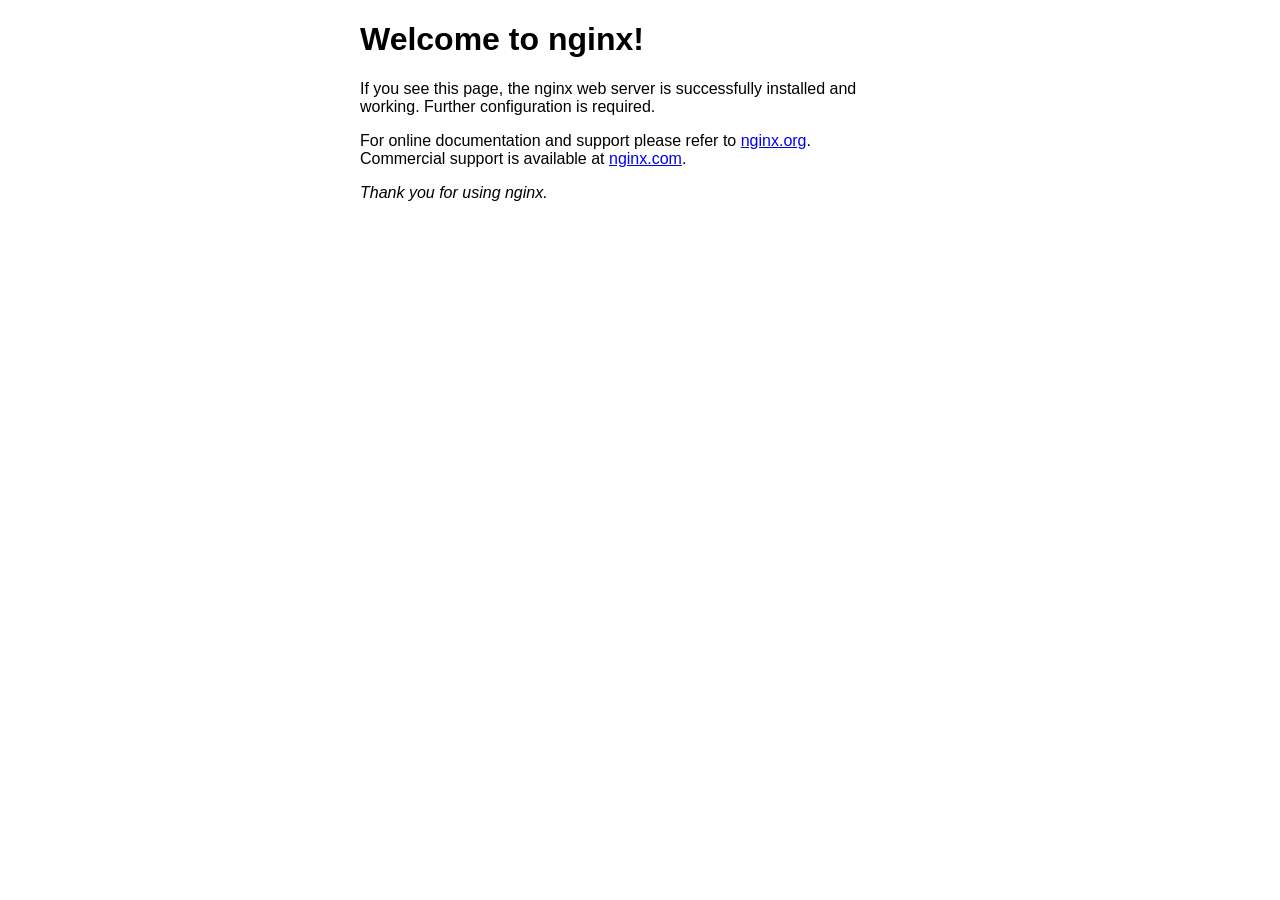
<file: heima_sky_take_out-main/Web/nginx-1.20.2/html/index.html>
<!DOCTYPE html>
<html>
<head>
<title>Welcome to nginx!</title>
<style>
    body {
        width: 35em;
        margin: 0 auto;
        font-family: Tahoma, Verdana, Arial, sans-serif;
    }
</style>
</head>
<body>
<h1>Welcome to nginx!</h1>
<p>If you see this page, the nginx web server is successfully installed and
working. Further configuration is required.</p>

<p>For online documentation and support please refer to
<a href="http://nginx.org/">nginx.org</a>.<br/>
Commercial support is available at
<a href="http://nginx.com/">nginx.com</a>.</p>

<p><em>Thank you for using nginx.</em></p>
</body>
</html>
</file>
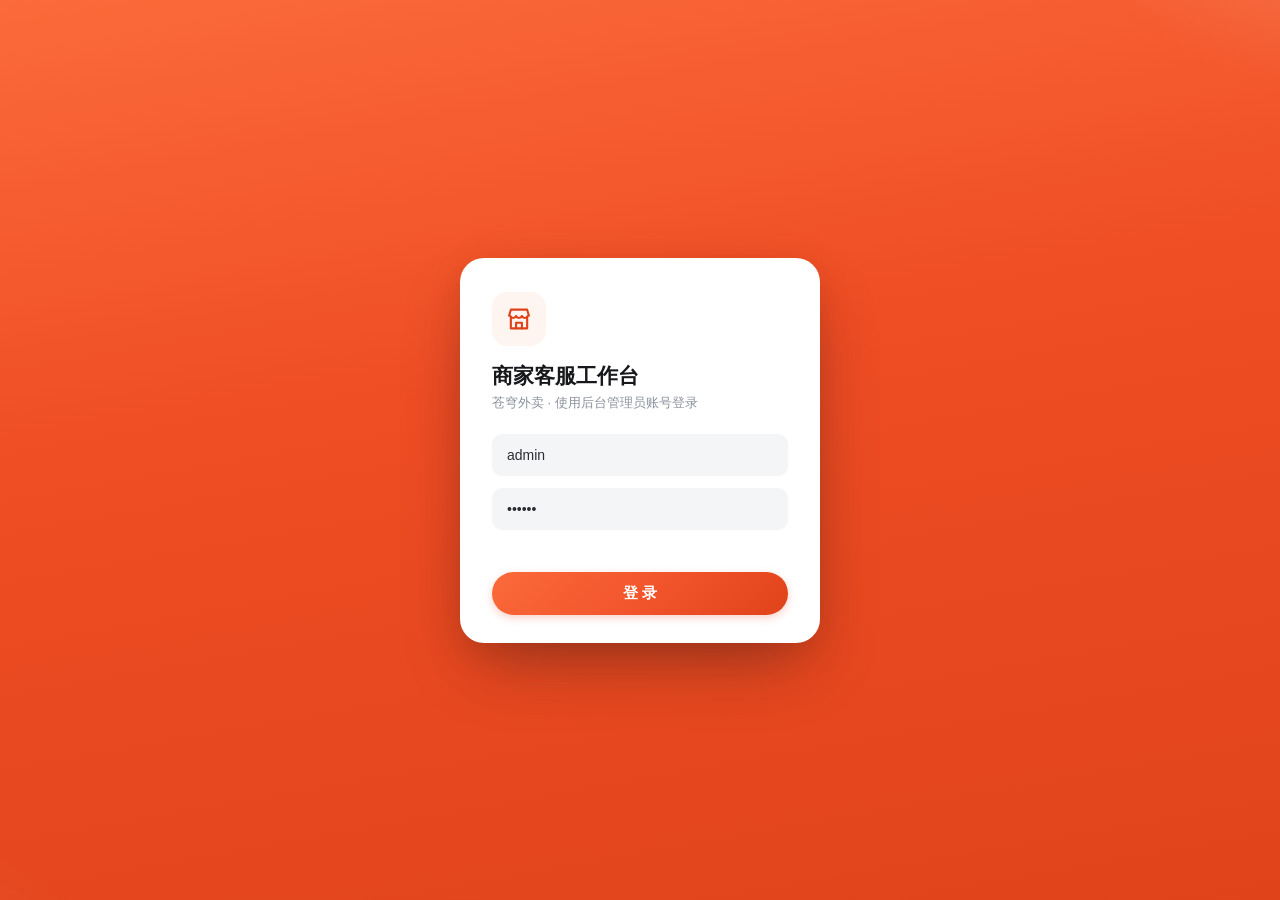
<file: heima_sky_take_out-main/Web/nginx-1.20.2/html/kefu/index.html>
<!DOCTYPE html>
<html lang="zh-CN">
<head>
<meta charset="UTF-8">
<meta name="viewport" content="width=device-width, initial-scale=1.0">
<title>苍穹外卖 · 商家客服</title>
<style>
  :root {
    --brand-50:#fff5f0; --brand-100:#ffe6d9; --brand-300:#ffa582; --brand-400:#fb7a4d;
    --brand-500:#f2552c; --brand-600:#df4218;
    --grad-brand: linear-gradient(135deg,#fb6a3a 0%,#f2552c 52%,#e0431a 100%);
    --bot:#2f6fed; --bot-bg:#ecf3fe; --bot-line:#d8e7fd;
    --success:#16a34a; --danger:#e5484d;
    --ink-900:#17181c; --ink-700:#2b2d33; --ink-500:#5d6470; --ink-400:#8b919c; --ink-300:#b6bcc6;
    --line:#ececf0; --line-soft:#f4f5f7; --surface:#f6f7f9;
    --shadow-xs:0 1px 2px rgba(23,24,28,.05);
    --shadow-sm:0 2px 10px rgba(23,24,28,.06);
    --shadow-md:0 8px 24px rgba(23,24,28,.09);
    --shadow-brand-sm:0 3px 9px rgba(226,67,26,.24);
    --ease:cubic-bezier(.32,.72,0,1);
  }
  * { margin:0; padding:0; box-sizing:border-box; -webkit-tap-highlight-color:transparent; }
  html, body {
    height:100%;
    font-family:-apple-system,BlinkMacSystemFont,"PingFang SC","Hiragino Sans GB","Microsoft YaHei","Helvetica Neue",Arial,sans-serif;
    background:
      radial-gradient(820px 520px at 4% -14%, rgba(251,122,77,.20), transparent 62%),
      radial-gradient(780px 560px at 116% 118%, rgba(47,111,237,.12), transparent 58%),
      radial-gradient(640px 640px at 50% 52%, rgba(255,183,107,.07), transparent 70%),
      #e6e8ee;
    background-attachment: fixed;
    color:var(--ink-700);
    -webkit-font-smoothing:antialiased;
  }
  .hidden { display:none !important; }
  button { font-family:inherit; cursor:pointer; }
  input, textarea { font-family:inherit; }

  /* 线性图标 */
  .ic { width:1em; height:1em; fill:none; stroke:currentColor; stroke-width:1.8; stroke-linecap:round; stroke-linejoin:round; flex-shrink:0; display:block; }

  /* 登录 */
  #login-mask {
    position:fixed; inset:0;
    background:
      radial-gradient(560px 320px at 110% -10%, rgba(255,255,255,.16), transparent 60%),
      radial-gradient(420px 300px at -10% 110%, rgba(255,255,255,.10), transparent 55%),
      linear-gradient(170deg,#fb6a3a 0%,#ef4d24 42%,#e0431a 100%);
    display:flex; align-items:center; justify-content:center;
  }
  .login-card {
    background:#fff; border-radius:24px; padding:34px 32px 28px;
    width:360px; box-shadow:0 30px 70px -18px rgba(23,24,28,.42), 0 10px 28px rgba(185,53,18,.30);
    animation:popIn .28s var(--ease) backwards;
  }
  @keyframes popIn { from{opacity:0;transform:translateY(12px) scale(.97)} to{opacity:1;transform:translateY(0) scale(1)} }
  .login-card .lg-logo {
    width:54px; height:54px; border-radius:15px; margin-bottom:16px;
    background:var(--brand-50); color:var(--brand-600);
    display:flex; align-items:center; justify-content:center; font-size:28px;
  }
  .login-card h1 { font-size:21px; color:var(--ink-900); margin-bottom:4px; }
  .login-card p { font-size:13px; color:var(--ink-400); margin-bottom:22px; }
  .login-card input {
    width:100%; border:1px solid transparent; border-radius:10px;
    padding:12px 14px; font-size:14px; margin-bottom:12px; outline:none;
    background:var(--line-soft); color:var(--ink-700);
    transition:border-color .18s,background .18s,box-shadow .18s;
  }
  .login-card input::placeholder { color:var(--ink-300); }
  .login-card input:focus { border-color:var(--brand-300); background:#fff; box-shadow:0 0 0 3px rgba(242,85,44,.12); }
  .login-card button {
    width:100%; border:none; border-radius:999px; background:var(--grad-brand);
    color:#fff; font-size:15px; font-weight:600; padding:12px; margin-top:4px;
    box-shadow:var(--shadow-brand-sm);
    transition:transform .12s var(--ease),filter .18s,box-shadow .18s;
  }
  .login-card button:active { transform:scale(.98); filter:brightness(.96); box-shadow:none; }
  .login-err { color:var(--danger); font-size:12px; min-height:18px; margin:2px 0 6px; }

  /* 主界面 */
  #app { height:100%; display:flex; flex-direction:column; }
  .topbar {
    height:60px; background:rgba(255,255,255,.9);
    -webkit-backdrop-filter:blur(10px); backdrop-filter:blur(10px);
    border-bottom:1px solid var(--line);
    display:flex; align-items:center; padding:0 22px; flex-shrink:0;
  }
  .topbar .logo {
    font-size:17px; font-weight:700; color:var(--ink-900);
    display:inline-flex; align-items:center; gap:9px;
  }
  .topbar .logo .lg-mark {
    width:34px; height:34px; border-radius:10px;
    background:var(--grad-brand); color:#fff;
    display:flex; align-items:center; justify-content:center; font-size:19px;
    box-shadow:var(--shadow-brand-sm);
  }
  .topbar .logo small { color:var(--ink-400); font-weight:400; margin-left:4px; font-size:12px; }
  .topbar .spacer { flex:1; }
  .conn-dot { font-size:12px; color:var(--ink-500); margin-right:18px; display:inline-flex; align-items:center; }
  .conn-dot::before {
    content:""; display:inline-block; width:8px; height:8px; border-radius:50%;
    background:var(--success); margin-right:6px;
    box-shadow:0 0 0 3px rgba(22,163,74,.14);
  }
  .conn-dot.offline::before { background:var(--danger); box-shadow:0 0 0 3px rgba(229,72,77,.14); }
  .emp-name { font-size:13px; color:var(--ink-500); margin-right:14px; }
  .btn-logout {
    border:1px solid var(--line); background:#fff; border-radius:999px;
    padding:7px 16px; font-size:13px; color:var(--ink-500);
    transition:all .15s;
  }
  .btn-logout:hover { border-color:var(--brand-300); color:var(--brand-600); }
  .btn-logout:active { background:var(--line-soft); }

  .main { flex:1; min-height:0; display:flex; padding:18px; gap:18px; }
  .sider {
    width:300px; background:#fff; border-radius:18px;
    display:flex; flex-direction:column; overflow:hidden;
    box-shadow:var(--shadow-sm); flex-shrink:0;
  }
  .sider-head {
    padding:17px 18px 14px; font-weight:600; font-size:15px; color:var(--ink-900);
    border-bottom:1px solid var(--line-soft); flex-shrink:0;
    display:flex; align-items:center; justify-content:space-between;
  }
  .sider-head .sh-count { font-size:12px; color:var(--ink-400); font-weight:400; }
  .conv-list { flex:1; overflow-y:auto; padding:8px; }
  .conv {
    display:flex; align-items:center; gap:11px; padding:11px 12px; cursor:pointer;
    border-radius:14px; margin-bottom:2px;
    transition:background .15s;
  }
  .conv:hover { background:var(--line-soft); }
  .conv.active { background:var(--brand-50); }
  .conv.active .conv-name { color:var(--brand-600); }
  .conv-avatar {
    width:42px; height:42px; border-radius:50%; background:var(--brand-50); color:var(--brand-600);
    display:flex; align-items:center; justify-content:center; font-size:22px; flex-shrink:0;
  }
  .conv-main { flex:1; min-width:0; }
  .conv-line1 { display:flex; justify-content:space-between; align-items:baseline; }
  .conv-name { font-size:14px; font-weight:600; color:var(--ink-900); }
  .conv-time { font-size:11px; color:var(--ink-300); flex-shrink:0; margin-left:8px; }
  .conv-line2 { display:flex; justify-content:space-between; align-items:center; margin-top:4px; gap:6px; }
  .conv-last { font-size:12px; color:var(--ink-400); overflow:hidden; white-space:nowrap; text-overflow:ellipsis; flex:1; }
  .conv-badge {
    background:var(--danger); color:#fff; font-size:11px; font-weight:600; border-radius:9px;
    min-width:18px; height:18px; line-height:18px; text-align:center; padding:0 5px; flex-shrink:0;
    box-shadow:0 2px 5px rgba(229,72,77,.35);
  }
  .sider-empty { text-align:center; color:var(--ink-300); font-size:13px; padding:56px 0; }

  .chat {
    flex:1; min-width:0; background:#fff; border-radius:18px;
    display:flex; flex-direction:column; overflow:hidden;
    box-shadow:var(--shadow-sm);
  }
  .chat-head {
    padding:15px 22px; border-bottom:1px solid var(--line-soft); font-weight:600;
    font-size:15px; color:var(--ink-900); flex-shrink:0;
  }
  .chat-head small { font-weight:400; color:var(--ink-400); margin-left:8px; font-size:12px; }
  .chat-msgs {
    flex:1; min-height:0; overflow-y:auto; padding:22px;
    background:
      radial-gradient(420px 240px at 108% -8%, rgba(47,111,237,.07), transparent 60%),
      linear-gradient(180deg,#f2f6fc 0%,#edf1f8 100%);
  }
  .chat-tip { text-align:center; color:var(--ink-300); font-size:13px; margin-top:30px; }
  .sys-tip { width:fit-content; margin:6px auto 14px; background:var(--line-soft); color:var(--ink-400); font-size:11px; padding:4px 12px; border-radius:999px; }
  .msg-row { display:flex; margin-bottom:16px; }
  .msg-row.me { justify-content:flex-end; }
  .msg-ava {
    width:36px; height:36px; border-radius:50%; background:#fff; border:1px solid var(--line);
    box-shadow:var(--shadow-xs);
    display:flex; align-items:center; justify-content:center; font-size:20px; margin-right:10px; flex-shrink:0;
  }
  .msg-ava.av-bot { background:var(--bot-bg); border-color:var(--bot-line); color:var(--bot); }
  .msg-col { max-width:66%; display:flex; flex-direction:column; }
  .me .msg-col { align-items:flex-end; }
  .msg-time { font-size:10px; color:var(--ink-300); margin-bottom:4px; }
  .bubble {
    padding:10px 14px; border-radius:14px; font-size:14px; line-height:1.6;
    word-break:break-word; white-space:pre-wrap;
  }
  .other .bubble { background:#fff; color:var(--ink-700); border-top-left-radius:4px; box-shadow:var(--shadow-xs); }
  .me .bubble {
    background:var(--grad-brand); color:#fff; border-top-right-radius:4px;
    box-shadow:var(--shadow-brand-sm);
  }
  .bubble.sending { opacity:.65; }
  .bot-tag {
    font-size:10px; color:var(--bot); margin-bottom:3px; display:inline-block;
    background:#e3eefd; border:1px solid var(--bot-line); border-radius:999px; padding:1px 9px; font-weight:500;
  }
  .other .bubble.bot { background:var(--bot-bg); border:1px solid var(--bot-line); box-shadow:none; }
  .order-card {
    width:230px; background:#fff; border-radius:12px; overflow:hidden; box-shadow:var(--shadow-xs);
  }
  .me .order-card { background:var(--brand-50); }
  .oc-h {
    background:var(--line-soft); padding:8px 12px; font-size:12px; color:var(--ink-500);
    display:flex; align-items:center; gap:5px;
  }
  .oc-h .ic { width:13px; height:13px; }
  .oc-n { padding:9px 12px 4px; font-size:12px; color:var(--ink-700); word-break:break-all; }
  .oc-f { display:flex; justify-content:space-between; padding:4px 12px 10px; font-size:12px; color:var(--ink-400); }
  .oc-f b { color:var(--brand-600); font-size:15px; font-variant-numeric:tabular-nums; }

  .chat-bar { display:flex; gap:10px; padding:12px 16px; border-top:1px solid var(--line-soft); flex-shrink:0; background:#fff; }
  .chat-bar textarea {
    flex:1; border:1px solid transparent; border-radius:14px; resize:none; height:46px;
    padding:12px 15px; font-size:14px; outline:none; background:var(--line-soft);
    transition:border-color .18s,background .18s,box-shadow .18s;
  }
  .chat-bar textarea::placeholder { color:var(--ink-300); }
  .chat-bar textarea:focus { border-color:var(--brand-300); background:#fff; box-shadow:0 0 0 3px rgba(242,85,44,.12); }
  .chat-bar button {
    align-self:flex-end; border:none; background:var(--grad-brand); color:#fff;
    border-radius:999px; padding:0 30px; height:46px; font-size:14px; font-weight:600;
    box-shadow:var(--shadow-brand-sm);
    transition:transform .12s var(--ease),filter .18s,box-shadow .18s;
  }
  .chat-bar button:active { transform:scale(.97); filter:brightness(.96); box-shadow:none; }
  .chat-bar button:disabled { background:var(--ink-300); box-shadow:none; cursor:not-allowed; }
  .chat-placeholder {
    flex:1; display:flex; flex-direction:column; align-items:center; justify-content:center; gap:12px;
    color:var(--ink-300); font-size:14px;
  }
  .chat-placeholder .ph-ico {
    width:72px; height:72px; border-radius:50%; background:var(--line-soft);
    display:flex; align-items:center; justify-content:center; font-size:34px; color:var(--ink-300);
  }
</style>
</head>
<body>

<div id="login-mask">
  <div class="login-card">
    <div class="lg-logo" id="lg-logo"></div>
    <h1>商家客服工作台</h1>
    <p>苍穹外卖 · 使用后台管理员账号登录</p>
    <input id="lg-username" placeholder="管理员账号" value="admin" autocomplete="username">
    <input id="lg-password" type="password" placeholder="密码" value="123456" autocomplete="current-password">
    <div class="login-err" id="lg-err"></div>
    <button id="lg-btn">登 录</button>
  </div>
</div>

<div id="app" class="hidden">
  <div class="topbar">
    <div class="logo"><span class="lg-mark" id="top-mark"></span>苍穹外卖客服<small>商家工作台</small></div>
    <div class="spacer"></div>
    <span class="conn-dot" id="conn-dot">已连接</span>
    <span class="emp-name" id="emp-name"></span>
    <button class="btn-logout" id="btn-logout">退出</button>
  </div>
  <div class="main">
    <div class="sider">
      <div class="sider-head">会话列表<span class="sh-count" id="sider-count"></span></div>
      <div class="conv-list" id="conv-list"></div>
    </div>
    <div class="chat" id="chat-panel">
      <div class="chat-placeholder" id="chat-empty"><span class="ph-ico" id="ph-ico"></span>请选择左侧会话开始回复</div>
      <div class="chat-head hidden" id="chat-head"></div>
      <div class="chat-msgs hidden" id="chat-msgs"></div>
      <div class="chat-bar hidden" id="chat-bar">
        <textarea id="chat-input" placeholder="输入回复内容，Enter 发送（Shift+Enter 换行）" maxlength="500"></textarea>
        <button id="chat-send">发送</button>
      </div>
    </div>
  </div>
</div>

<script>
(function () {
  var TOKEN_KEY = "sky_kefu_token";
  var EMP_KEY = "sky_kefu_emp";
  var STATUS_TEXT = { 1: "待付款", 2: "待接单", 3: "已接单", 4: "派送中", 5: "已完成", 6: "已取消" };

  // 线性图标（与用户端 H5 同款：24×24，1.8 线宽，currentColor）
  function ic(inner) {
    return '<svg class="ic" viewBox="0 0 24 24" fill="none" stroke="currentColor" stroke-width="1.8" stroke-linecap="round" stroke-linejoin="round" aria-hidden="true">' + inner + "</svg>";
  }
  var Ico = {
    store: ic('<path d="M3.5 9.2 5 4h14l1.5 5.2"/><path d="M4.5 9.4a2.7 2.7 0 0 0 5 0 2.7 2.7 0 0 0 5 0 2.7 2.7 0 0 0 5 0"/><path d="M5 10.5V20h14v-9.5"/><path d="M9.5 20v-4.8h5V20"/>'),
    user: ic('<circle cx="12" cy="8" r="4"/><path d="M4.5 20c0-4 3.6-6 7.5-6s7.5 2 7.5 6"/>'),
    bot: ic('<rect x="4.2" y="8.5" width="15.6" height="10.5" rx="3.2"/><path d="M12 8.5V5"/><circle cx="12" cy="3.8" r="1.1" fill="currentColor" stroke="none"/><circle cx="9.4" cy="13.2" r="1.05" fill="currentColor" stroke="none"/><circle cx="14.6" cy="13.2" r="1.05" fill="currentColor" stroke="none"/><path d="M9.6 16.2h4.8"/><path d="M2.8 12.8v2.6"/><path d="M21.2 12.8v2.6"/>'),
    receipt: ic('<path d="M5 2.5v19l2-1.2 2 1.2 2-1.2 2 1.2 2-1.2 2 1.2V2.5l-2 1.2-2-1.2-2 1.2-2-1.2-2 1.2z"/><path d="M9 8h6"/><path d="M9 11.5h6"/><path d="M9 15h4"/>'),
    chat: ic('<path d="M21 11.6a8.4 8.4 0 0 1-8.5 8.4 8.6 8.6 0 0 1-3.9-.9L3 21l1.9-5.6A8.4 8.4 0 1 1 21 11.6z"/><circle cx="9.2" cy="11.6" r="1" fill="currentColor" stroke="none"/><circle cx="12" cy="11.6" r="1" fill="currentColor" stroke="none"/><circle cx="14.8" cy="11.6" r="1" fill="currentColor" stroke="none"/>')
  };
  document.getElementById("lg-logo").innerHTML = Ico.store;
  document.getElementById("top-mark").innerHTML = Ico.store;
  document.getElementById("ph-ico").innerHTML = Ico.chat;

  var token = localStorage.getItem(TOKEN_KEY) || "";
  var emp = JSON.parse(localStorage.getItem(EMP_KEY) || "null");
  var conversations = [];
  var currentUser = null;   // 当前打开会话的 userId
  var messages = [];        // 当前会话消息
  var ws = null;
  var reconnectTimer = null;

  var $ = function (id) { return document.getElementById(id); };

  function esc(s) {
    return String(s == null ? "" : s).replace(/[&<>"']/g, function (c) {
      return { "&": "&amp;", "<": "&lt;", ">": "&gt;", '"': "&quot;", "'": "&#39;" }[c];
    });
  }
  function money(n) { return (Number(n) || 0).toFixed(2); }
  function fmtTime(t) {
    if (!t) return "";
    var d = new Date(String(t).replace(/-/g, "/"));
    if (isNaN(d.getTime())) return String(t).slice(5, 16);
    var p = function (n) { return n < 10 ? "0" + n : n; };
    return (d.getMonth() + 1) + "-" + p(d.getDate()) + " " + p(d.getHours()) + ":" + p(d.getMinutes());
  }

  function api(method, url, body) {
    return fetch(url, {
      method: method,
      headers: { "token": token, "Content-Type": "application/json" },
      body: body ? JSON.stringify(body) : undefined
    }).then(function (r) {
      if (r.status === 401) { logout(); throw new Error("登录已过期"); }
      return r.json();
    }).then(function (res) {
      if (res.code && res.code !== 1 && res.code !== 200) throw new Error(res.msg || "请求失败");
      return res.data;
    });
  }

  // ---------- 登录 ----------
  $("lg-btn").addEventListener("click", login);
  $("lg-password").addEventListener("keydown", function (e) { if (e.key === "Enter") login(); });

  function login() {
    var u = $("lg-username").value.trim();
    var p = $("lg-password").value.trim();
    $("lg-err").textContent = "";
    if (!u || !p) { $("lg-err").textContent = "请输入账号密码"; return; }
    fetch("/api/employee/login", {
      method: "POST",
      headers: { "Content-Type": "application/json" },
      body: JSON.stringify({ username: u, password: p })
    }).then(function (r) { return r.json(); }).then(function (res) {
      if (res.code !== 1 && res.code !== 200) throw new Error(res.msg || "登录失败");
      token = res.data.token;
      emp = { id: res.data.id, name: res.data.name || res.data.userName || u };
      localStorage.setItem(TOKEN_KEY, token);
      localStorage.setItem(EMP_KEY, JSON.stringify(emp));
      enterApp();
    }).catch(function (e) {
      $("lg-err").textContent = e.message || "登录失败";
    });
  }

  $("btn-logout").addEventListener("click", logout);
  function logout() {
    token = "";
    localStorage.removeItem(TOKEN_KEY);
    localStorage.removeItem(EMP_KEY);
    closeWs();
    $("login-mask").classList.remove("hidden");
    $("app").classList.add("hidden");
  }

  // ---------- 进入工作台 ----------
  function enterApp() {
    $("login-mask").classList.add("hidden");
    $("app").classList.remove("hidden");
    $("emp-name").textContent = emp ? (emp.name || "管理员") : "";
    connectWs();
    loadConversations();
    setInterval(loadConversations, 15000); // 兜底轮询
  }

  // ---------- WebSocket ----------
  function connectWs() {
    if (!token) return;
    var proto = location.protocol === "https:" ? "wss" : "ws";
    var url = proto + "://" + location.host + "/ws/chat?type=2&token=" + encodeURIComponent(token);
    var sock;
    try { sock = new WebSocket(url); } catch (e) { return; }
    ws = sock;
    sock.onopen = function () { setConn(true); };
    sock.onclose = function () {
      setConn(false);
      if (ws === sock) {
        reconnectTimer = setTimeout(connectWs, 3000);
      }
    };
    sock.onerror = function () { try { sock.close(); } catch (e) {} };
    sock.onmessage = function (ev) {
      var env;
      try { env = JSON.parse(ev.data); } catch (e) { return; }
      if (env.type === "msg" && env.message) {
        var m = env.message;
        if (m.senderType === 1) {
          //用户发来
          if (currentUser === m.userId) {
            messages.push(m);
            renderMessages();
            api("PUT", "/api/chat/read?userId=" + m.userId);
            patchConv(m.userId, { unreadCount: 0 });
          } else {
            upsertConvOnPush(m);
          }
        }
      } else if (env.type === "ack") {
        resolveAck(env.clientMsgId, env.message);
      }
      loadConversations(true);
    };
  }

  function closeWs() {
    if (reconnectTimer) { clearTimeout(reconnectTimer); reconnectTimer = null; }
    if (ws) {
      var s = ws; ws = null;
      s.onclose = s.onerror = s.onmessage = null;
      try { s.close(); } catch (e) {}
    }
  }
  function setConn(ok) { $("conn-dot").classList.toggle("offline", !ok); $("conn-dot").textContent = ok ? "已连接" : "连接中…"; }

  // ---------- 会话列表 ----------
  function loadConversations(silent) {
    if (!token) return;
    api("GET", "/api/chat/conversations").then(function (list) {
      conversations = list || [];
      renderConvList();
    }).catch(function (e) { if (!silent) console.warn(e); });
  }

  function convPreview(c) {
    return c.lastMsgType === 2 ? "[订单卡片]" : esc(c.lastContent || "");
  }

  function renderConvList() {
    var box = $("conv-list");
    var unread = conversations.reduce(function (s, c) { return s + (c.unreadCount || 0); }, 0);
    $("sider-count").textContent = unread ? unread + " 条未读" : (conversations.length ? conversations.length + " 个会话" : "");
    if (!conversations.length) {
      box.innerHTML = '<div class="sider-empty">暂无用户咨询</div>';
      return;
    }
    box.innerHTML = conversations.map(function (c) {
      var name = c.userName || c.username || ("用户" + c.userId);
      return '<div class="conv' + (currentUser === c.userId ? " active" : "") + '" data-uid="' + c.userId + '">'
        + '<div class="conv-avatar">' + Ico.user + '</div>'
        + '<div class="conv-main"><div class="conv-line1"><span class="conv-name">' + esc(name) + '</span>'
        + '<span class="conv-time">' + esc(fmtTime(c.lastTime)) + '</span></div>'
        + '<div class="conv-line2"><span class="conv-last">' + convPreview(c) + '</span>'
        + (c.unreadCount ? '<span class="conv-badge">' + (c.unreadCount > 99 ? "99+" : c.unreadCount) + '</span>' : "")
        + "</div></div></div>";
    }).join("");
    box.querySelectorAll(".conv").forEach(function (el) {
      el.addEventListener("click", function () { openConversation(Number(el.dataset.uid)); });
    });
  }

  function upsertConvOnPush(m) {
    var found = conversations.find(function (c) { return c.userId === m.userId; });
    if (found) {
      found.lastMsgType = m.msgType;
      found.lastContent = m.content;
      found.lastTime = m.createTime;
      found.unreadCount = (found.unreadCount || 0) + 1;
    }
    // 精确排序由下一次 loadConversations 完成
  }
  function patchConv(uid, patch) {
    var c = conversations.find(function (x) { return x.userId === uid; });
    if (c) Object.assign(c, patch);
  }

  // ---------- 聊天窗 ----------
  function openConversation(uid) {
    currentUser = uid;
    renderConvList();
    $("chat-empty").classList.add("hidden");
    ["chat-head", "chat-msgs", "chat-bar"].forEach(function (id) { $(id).classList.remove("hidden"); });
    var c = conversations.find(function (x) { return x.userId === uid; });
    $("chat-head").innerHTML = esc(c ? (c.userName || c.username || ("用户" + uid)) : ("用户" + uid))
      + "<small>userId: " + uid + "</small>";
    $("chat-msgs").innerHTML = '<div class="chat-tip">加载中…</div>';
    api("GET", "/api/chat/history?userId=" + uid).then(function (list) {
      if (currentUser !== uid) return;
      messages = list || [];
      renderMessages();
      return api("PUT", "/api/chat/read?userId=" + uid);
    }).then(function () {
      patchConv(uid, { unreadCount: 0 });
      renderConvList();
    }).catch(function (e) {
      if (currentUser === uid) $("chat-msgs").innerHTML = '<div class="chat-tip">' + esc(e.message) + "</div>";
    });
  }

  function bubbleHtml(m) {
    //系统提示（人工/智能切换）：居中灰条
    if (m.senderType === 4) {
      return '<div class="sys-tip">' + esc(m.content || "") + "</div>";
    }
    var mine = m.senderType === 2;
    var isBot = m.senderType === 3;
    var cmid = m.clientMsgId ? ' data-cmid="' + esc(m.clientMsgId) + '"' : "";
    var body;
    if (m.msgType === 2) {
      var s = {};
      try { s = JSON.parse(m.content || "{}"); } catch (e) {}
      body = '<div class="order-card"><div class="oc-h">' + Ico.receipt + "订单卡片" + (m.sending ? "（发送中）" : "") + "</div>"
        + '<div class="oc-n">' + esc(s.number || "") + "</div>"
        + '<div class="oc-f"><span>' + esc(STATUS_TEXT[s.status] || "未知状态") + '</span><b>￥' + money(s.amount) + "</b></div></div>";
    } else {
      body = (isBot ? '<div class="bot-tag">智能客服</div>' : "")
        + '<div class="bubble' + (m.sending ? " sending" : "") + (isBot ? " bot" : "") + '">' + esc(m.content) + "</div>";
    }
    return '<div class="msg-row ' + (mine ? "me" : "other") + '"' + cmid + '>'
      + (mine ? "" : '<div class="msg-ava' + (isBot ? " av-bot" : "") + '">' + (isBot ? Ico.bot : Ico.user) + "</div>")
      + '<div class="msg-col">' + (m.createTime ? '<div class="msg-time">' + esc(fmtTime(m.createTime)) + "</div>" : "")
      + body + "</div></div>";
  }

  function renderMessages() {
    var box = $("chat-msgs");
    box.innerHTML = messages.length ? messages.map(bubbleHtml).join("") : '<div class="chat-tip">暂无消息</div>';
    box.scrollTop = box.scrollHeight;
  }

  function sendText() {
    var input = $("chat-input");
    var text = input.value.trim();
    if (!text || currentUser == null) return;
    if (!ws || ws.readyState !== WebSocket.OPEN) { alert("连接中，请稍后再试"); return; }
    var clientMsgId = "k" + Date.now() + Math.floor(Math.random() * 1000);
    messages.push({ clientMsgId: clientMsgId, senderType: 2, msgType: 1, content: text, sending: true });
    renderMessages();
    ws.send(JSON.stringify({ clientMsgId: clientMsgId, msgType: 1, content: text, toUser: currentUser }));
    input.value = "";
  }

  function resolveAck(clientMsgId, saved) {
    if (!clientMsgId) return;
    var idx = messages.findIndex(function (m) { return m.clientMsgId === clientMsgId; });
    if (idx >= 0) { messages[idx] = saved; renderMessages(); }
  }

  $("chat-send").addEventListener("click", sendText);
  $("chat-input").addEventListener("keydown", function (e) {
    if (e.key === "Enter" && !e.shiftKey) { e.preventDefault(); sendText(); }
  });

  // 已登录则直接进入
  if (token && emp) enterApp();
})();
</script>
</body>
</html>
</file>
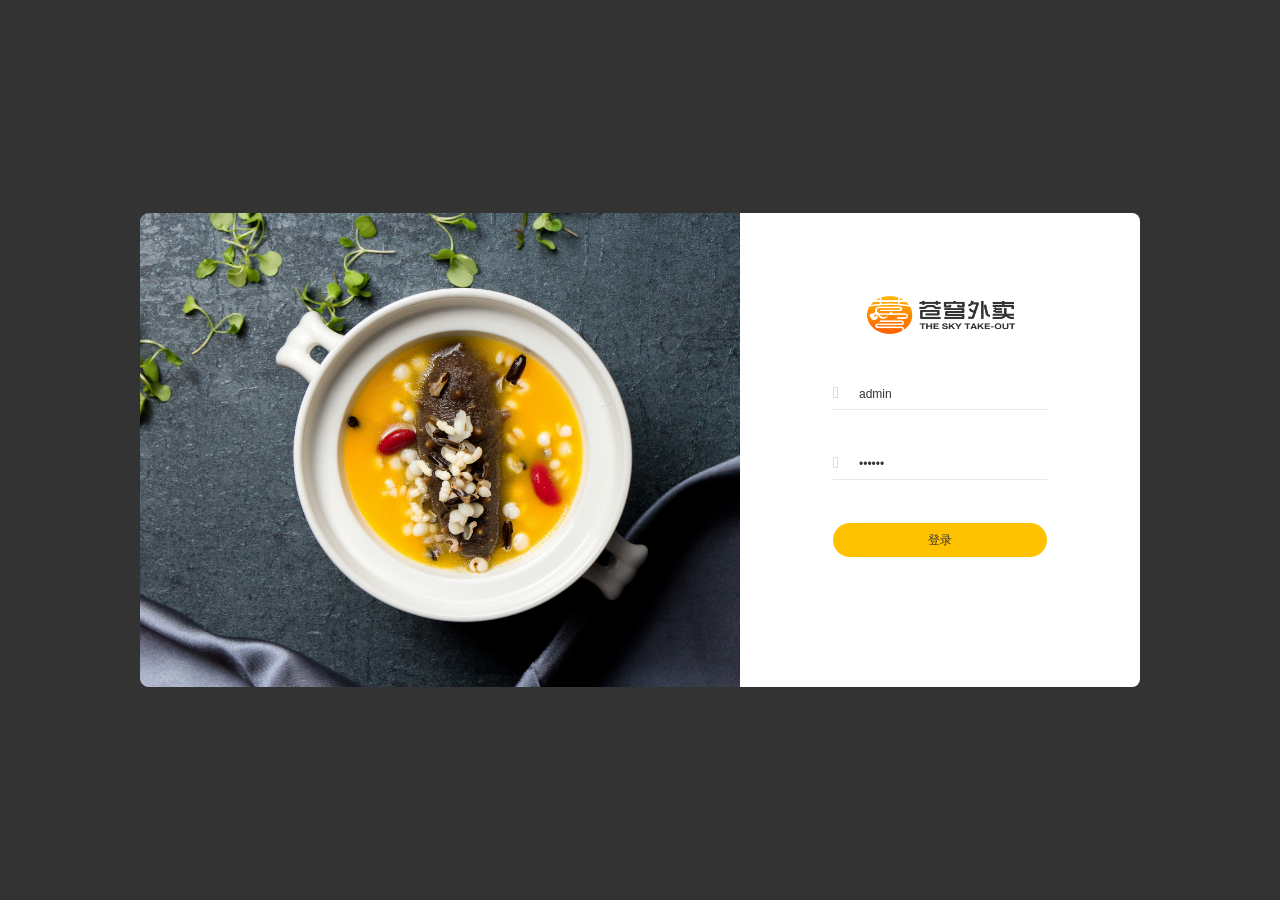
<file: heima_sky_take_out-main/Web/nginx-1.20.2/html/sky/index.html>
<!DOCTYPE html><html lang=en><head><meta charset=utf-8><meta http-equiv=X-UA-Compatible content="IE=edge"><meta name=viewport content="width=device-width,initial-scale=1"><!--[if IE]><link rel="icon" href="favicon.ico" type="image/x-icon" /><![endif]--><link rel="shortcut icon" href=favicon.ico type=image/x-icon><title>瑞吉外卖</title><link href=css/404.6a750851.css rel=prefetch><link href=css/dashboard.8da8967e.css rel=prefetch><link href=css/login.f8377ced.css rel=prefetch><link href=css/shopTable.5fd29e98.css rel=prefetch><link href=js/404.c61770cf.js rel=prefetch><link href=js/dashboard.630a609e.js rel=prefetch><link href=js/login.90288d75.js rel=prefetch><link href=js/shopTable.fe534d8f.js rel=prefetch><link href=css/app.fd9b670b.css rel=preload as=style><link href=css/chunk-vendors.37cc3fbd.css rel=preload as=style><link href=js/app.d0aa4eb3.js rel=preload as=script><link href=js/chunk-vendors.9b7e46a0.js rel=preload as=script><link href=css/chunk-vendors.37cc3fbd.css rel=stylesheet><link href=css/app.fd9b670b.css rel=stylesheet><link rel=icon type=image/png sizes=32x32 href=img/icons/favicon-32x32.png><link rel=icon type=image/png sizes=16x16 href=img/icons/favicon-16x16.png><link rel=manifest href=manifest.json><meta name=theme-color content=#4DBA87><meta name=apple-mobile-web-app-capable content=no><meta name=apple-mobile-web-app-status-bar-style content=default><meta name=apple-mobile-web-app-title content="Vue Typescript Admin"><link rel=apple-touch-icon href=img/icons/apple-touch-icon-152x152.png><link rel=mask-icon href=img/icons/safari-pinned-tab.svg color=#4DBA87><meta name=msapplication-TileImage content=img/icons/msapplication-icon-144x144.png><meta name=msapplication-TileColor content=#000000></head><body><noscript><strong>We're sorry but doesn't work properly without JavaScript enabled. Please enable it to continue.</strong></noscript><div id=app></div><script src=js/chunk-vendors.9b7e46a0.js></script><script src=js/app.d0aa4eb3.js></script></body></html>
</file>
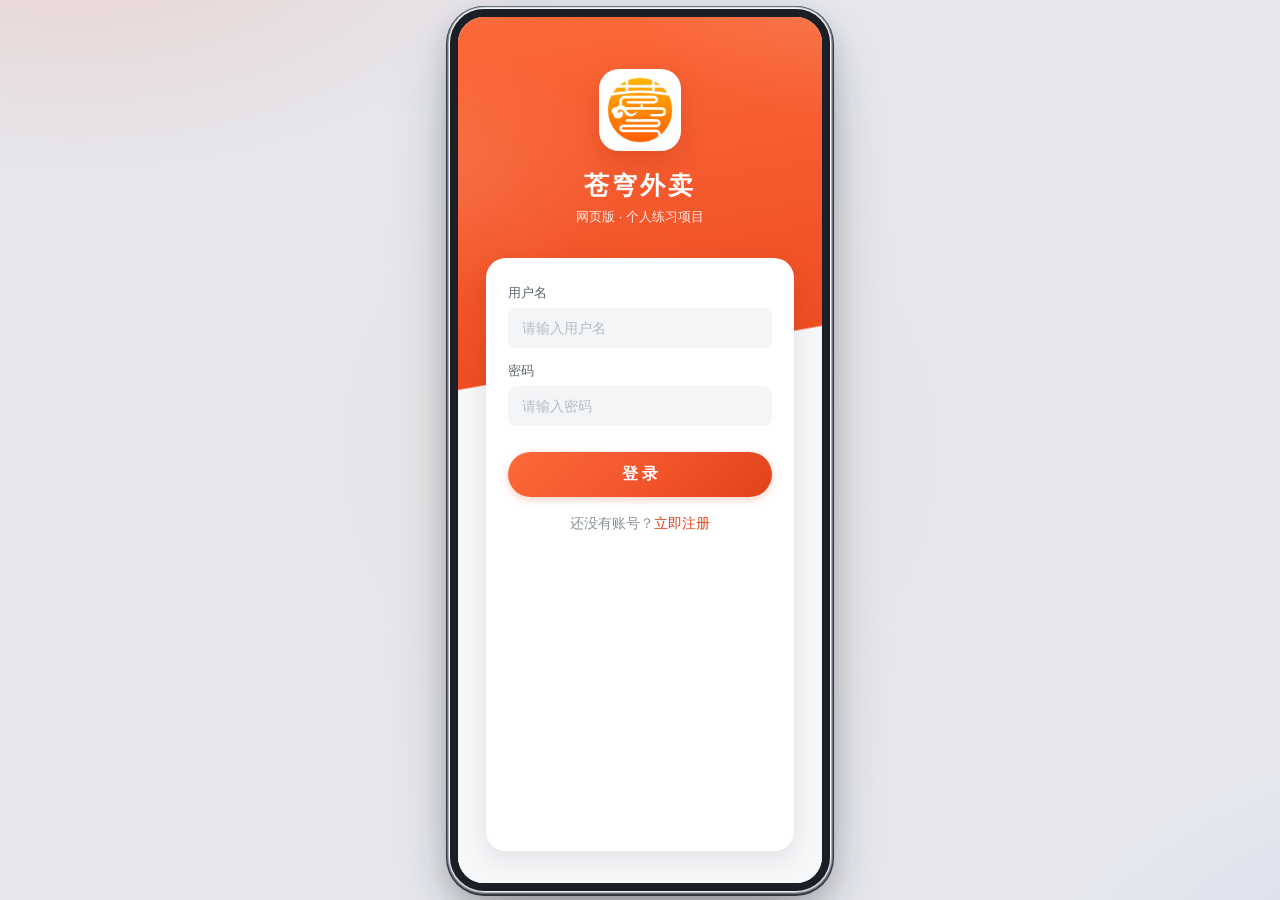
<file: heima_sky_take_out-main/Web/nginx-1.20.2/html/web-app/index.html>
<!DOCTYPE html>
<html lang="zh-CN">
<head>
  <meta charset="UTF-8">
  <meta name="viewport" content="width=device-width, initial-scale=1.0, maximum-scale=1.0, user-scalable=no">
  <title>苍穹外卖 · 网页版</title>
  <link rel="stylesheet" href="css/style.css">
</head>
<body>
  <div class="page-shell">
    <div id="app"></div>
    <div id="global-tabbar" class="tabbar global-tabbar hidden"></div>
  </div>
  <div id="toast" class="toast"></div>
  <div id="confirm-mask" class="confirm-mask hidden">
    <div class="confirm-box">
      <p id="confirm-text"></p>
      <div class="confirm-btns">
        <button class="btn-plain" id="confirm-cancel">取消</button>
        <button class="btn-primary" id="confirm-ok">确定</button>
      </div>
    </div>
  </div>
  <script src="js/api.js"></script>
  <script src="js/util.js"></script>
  <script src="js/app.js"></script>
</body>
</html>
</file>
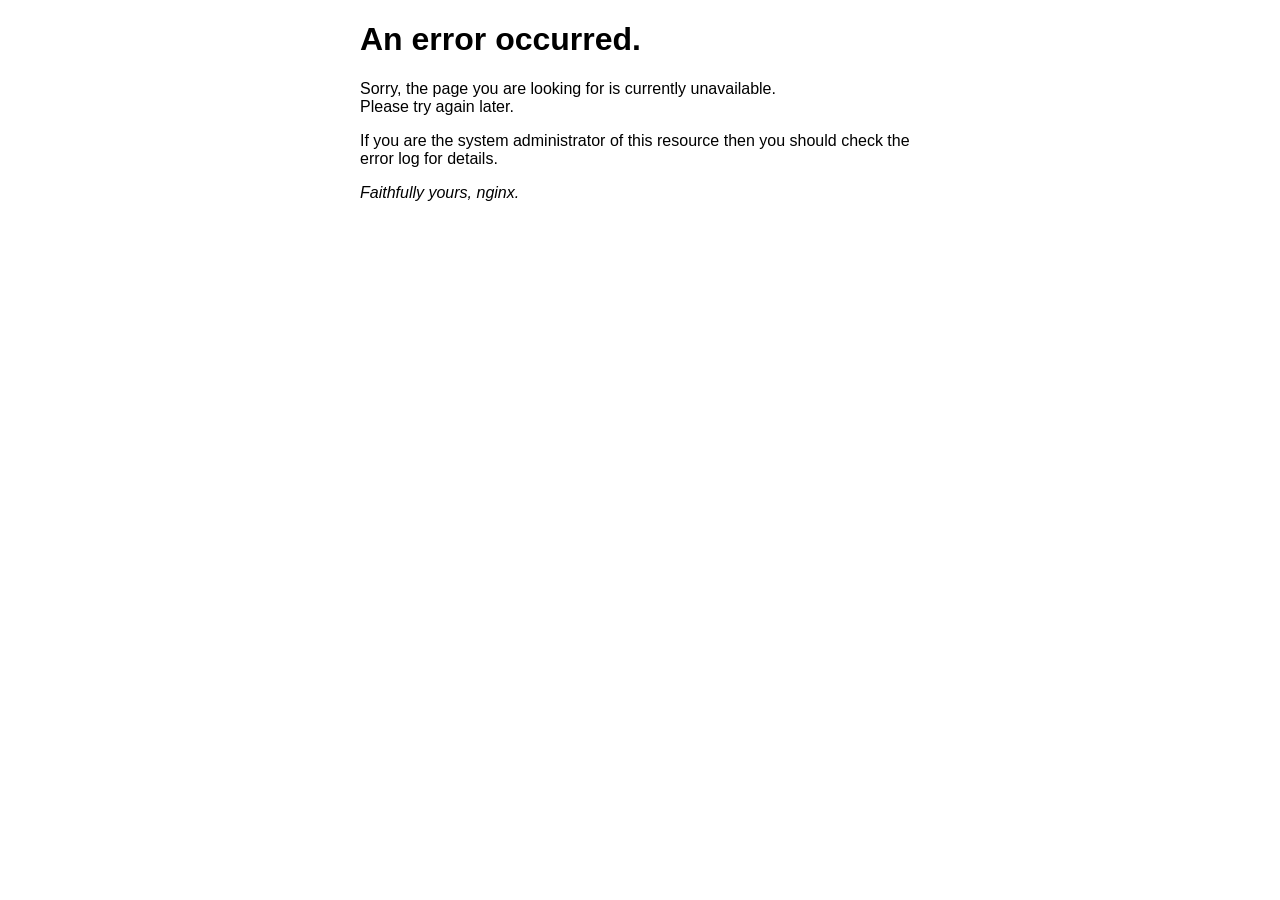
<file: heima_sky_take_out-main/Web/nginx-1.20.2/html/50x.html>
<!DOCTYPE html>
<html>
<head>
<title>Error</title>
<style>
    body {
        width: 35em;
        margin: 0 auto;
        font-family: Tahoma, Verdana, Arial, sans-serif;
    }
</style>
</head>
<body>
<h1>An error occurred.</h1>
<p>Sorry, the page you are looking for is currently unavailable.<br/>
Please try again later.</p>
<p>If you are the system administrator of this resource then you should check
the error log for details.</p>
<p><em>Faithfully yours, nginx.</em></p>
</body>
</html>
</file>
<file: heima_sky_take_out-main/Web/nginx-1.20.2/html/web-app/css/style.css>
/* ============================================================
   苍穹外卖 H5 · 设计系统
   视觉主张：浓郁番茄橙（食欲/温度）+ 冷调中性底（克制/干净）
   结构：语义 Token → 基础 → 导航 → 业务组件
   ============================================================ */
:root {
  /* ---- 品牌色（暖橙阶） ---- */
  --brand-50:  #fff5f0;
  --brand-100: #ffe6d9;
  --brand-200: #ffcbb3;
  --brand-300: #ffa582;
  --brand-400: #fb7a4d;
  --brand-500: #f2552c;   /* 主色 */
  --brand-600: #df4218;   /* 按压/深色 */
  --brand-700: #b93512;
  --grad-brand: linear-gradient(135deg, #fb6a3a 0%, #f2552c 52%, #e0431a 100%);
  --grad-brand-v: linear-gradient(170deg, #fb6a3a 0%, #ee4c23 100%);

  /* ---- 语义色 ---- */
  --success: #16a34a;
  --success-bg: #e8f7ef;
  --warning: #b97109;
  --warning-bg: #fdf3df;
  --danger: #e5484d;
  --bot: #2f6fed;
  --bot-bg: #ecf3fe;
  --bot-line: #d8e7fd;

  /* ---- 中性色 ---- */
  --ink-900: #17181c;
  --ink-700: #2b2d33;
  --ink-500: #5d6470;
  --ink-400: #8b919c;
  --ink-300: #b6bcc6;
  --line: #ececf0;
  --line-soft: #f4f5f7;
  --surface: #f6f7f9;
  --surface-warm: #fbf7f5;

  /* ---- 圆角 ---- */
  --r-sm: 8px;
  --r-md: 12px;
  --r-lg: 16px;
  --r-xl: 20px;
  --r-pill: 999px;

  /* ---- 阴影（柔和分层） ---- */
  --shadow-xs: 0 1px 2px rgba(23, 24, 28, .05);
  --shadow-sm: 0 2px 10px rgba(23, 24, 28, .06);
  --shadow-md: 0 8px 24px rgba(23, 24, 28, .09);
  --shadow-lg: 0 20px 52px rgba(23, 24, 28, .22);
  --shadow-brand: 0 6px 16px rgba(226, 67, 26, .30);
  --shadow-brand-sm: 0 3px 9px rgba(226, 67, 26, .24);
  --shadow-dark: 0 10px 26px rgba(20, 22, 28, .30);

  /* ---- 动效 ---- */
  --ease: cubic-bezier(.32, .72, 0, 1);

  /* ---- 兼容旧变量名（业务内联样式仍在引用） ---- */
  --primary: var(--brand-500);
  --primary-dark: var(--brand-600);
  --bg: var(--surface);
  --text: var(--ink-700);
  --text-light: var(--ink-400);
  --gold: #ffb700;
  --border: var(--line);
}

* { margin: 0; padding: 0; box-sizing: border-box; -webkit-tap-highlight-color: transparent; }

html { -webkit-text-size-adjust: 100%; }

body {
  font-family: -apple-system, BlinkMacSystemFont, "PingFang SC", "Hiragino Sans GB",
    "Microsoft YaHei", "Helvetica Neue", Arial, sans-serif;
  background:
    radial-gradient(820px 480px at 6% -12%, rgba(251, 122, 77, .22), transparent 62%),
    radial-gradient(760px 520px at 114% 116%, rgba(47, 111, 237, .12), transparent 58%),
    radial-gradient(600px 600px at 50% 50%, rgba(255, 183, 107, .08), transparent 70%),
    #e6e8ee;
  color: var(--ink-700);
  min-height: 100vh;
  display: flex;
  justify-content: center;
  align-items: center;
  -webkit-font-smoothing: antialiased;
  -moz-osx-font-smoothing: grayscale;
  text-rendering: optimizeLegibility;
}

::selection { background: var(--brand-200); color: var(--brand-700); }

/* 手机壳 */
.page-shell {
  width: 380px;
  max-width: 100vw;
  height: 98vh;
  max-height: 1040px;
  min-height: 700px;
  /* 壳内暖色环境底：顶部淡橙晕 → 暖白 → 中性灰，白卡片浮在其上 */
  background:
    radial-gradient(420px 260px at 108% -8%, rgba(251, 122, 77, .16), transparent 64%),
    radial-gradient(340px 280px at -16% 22%, rgba(255, 183, 107, .10), transparent 62%),
    linear-gradient(180deg, #fff4ee 0%, #faf4f0 230px, #f5f6f8 100%);
  border-radius: 34px;
  box-shadow:
    /* 内圈：屏幕与边框之间的密封暗线 + 顶部内高光 */
    inset 0 0 0 1px rgba(255, 255, 255, .06),
    inset 0 1px 1px rgba(255, 255, 255, .14),
    /* 金属边框（同心环：亮面倒角 → 钢质中调 → 深色外缘） */
    0 -1px 0 1px rgba(255, 255, 255, .55),
    0 0 0 1px #e8ebf0,
    0 0 0 2px #aab1bc,
    0 0 0 3px #6b7280,
    0 1px 0 4px #34383f,
    /* 环境投影 */
    0 30px 70px -18px rgba(23, 24, 28, .42),
    0 10px 28px rgba(23, 24, 28, .20);
  overflow: hidden;
  position: relative;
  border: 8px solid #1b1e24;
}

#app {
  height: 100%;
  overflow-y: auto;
  background: transparent;
  position: relative;
  scrollbar-width: none;
}
#app::-webkit-scrollbar { display: none; }

/* 页面进入动效 */
@media (prefers-reduced-motion: no-preference) {
  #app > * { animation: pageIn .28s var(--ease) backwards; }
  @keyframes pageIn {
    from { opacity: 0; transform: translateY(8px); }
    to   { opacity: 1; transform: translateY(0); }
  }
  @keyframes sheetUp {
    from { transform: translateY(100%); }
    to   { transform: translateY(0); }
  }
  @keyframes maskIn {
    from { opacity: 0; }
    to   { opacity: 1; }
  }
  @keyframes popIn {
    from { opacity: 0; transform: translateY(10px) scale(.96); }
    to   { opacity: 1; transform: translateY(0) scale(1); }
  }
  @keyframes badgePop {
    0% { transform: scale(.4); }
    70% { transform: scale(1.18); }
    100% { transform: scale(1); }
  }
  .cart-pop, .spec-pop, .addr-sheet, .order-picker { animation: sheetUp .3s var(--ease) backwards; }
  .mask-layer, .pop-mask, #chat-mask { animation: maskIn .22s ease backwards; }
  .confirm-box { animation: popIn .24s var(--ease) backwards; }
}

.hidden { display: none !important; }

button {
  font-family: inherit;
  border: none;
  cursor: pointer;
  background: none;
  color: inherit;
}
button:active { outline: none; }
button:focus-visible { outline: 2px solid var(--brand-400); outline-offset: 2px; }

input, textarea, select {
  font-family: inherit;
  outline: none;
  border: 1px solid transparent;
  border-radius: var(--r-sm);
  padding: 11px 13px;
  font-size: 14px;
  width: 100%;
  background: var(--line-soft);
  color: var(--ink-700);
  transition: border-color .18s, background .18s, box-shadow .18s;
}
input::placeholder, textarea::placeholder { color: var(--ink-300); }
input:focus, textarea:focus, select:focus {
  border-color: var(--brand-300);
  background: #fff;
  box-shadow: 0 0 0 3px rgba(242, 85, 44, .12);
}

.btn-primary {
  background: var(--grad-brand);
  color: #fff;
  border-radius: var(--r-pill);
  padding: 12px 28px;
  font-size: 16px;
  font-weight: 600;
  width: 100%;
  box-shadow: var(--shadow-brand-sm);
  transition: transform .12s var(--ease), box-shadow .18s, filter .18s;
}
.btn-primary:active { transform: scale(.975); filter: brightness(.96); box-shadow: none; }
.btn-plain {
  background: #fff;
  color: var(--ink-500);
  border: 1px solid var(--line);
  border-radius: var(--r-sm);
  padding: 8px 16px;
  font-size: 14px;
  transition: background .15s, border-color .15s, color .15s;
}
.btn-plain:active { background: var(--line-soft); color: var(--ink-700); }

/* 顶部导航 */
.navbar {
  position: sticky;
  top: 0;
  z-index: 50;
  height: 52px;
  display: flex;
  align-items: center;
  justify-content: center;
  font-size: 17px;
  font-weight: 600;
  letter-spacing: .5px;
  color: #fff;
  background:
    radial-gradient(260px 80px at 90% -40%, rgba(255, 255, 255, .18), transparent 70%),
    var(--grad-brand);
  border-radius: 0 0 22px 22px;
  box-shadow: 0 6px 18px rgba(226, 67, 26, .20);
}
.navbar .nav-back {
  position: absolute;
  left: 10px;
  width: 36px;
  height: 36px;
  border-radius: 50%;
  display: flex;
  align-items: center;
  justify-content: center;
  font-size: 26px;
  line-height: 1;
  color: #fff;
  transition: background .15s;
}
.navbar .nav-back:active { background: rgba(255, 255, 255, .18); }
.navbar .nav-right {
  position: absolute;
  right: 12px;
  font-size: 13px;
  font-weight: 400;
  color: rgba(255, 255, 255, .92);
  padding: 6px 10px;
  border-radius: var(--r-pill);
  background: rgba(255, 255, 255, .14);
}
.navbar .nav-right:active { background: rgba(255, 255, 255, .26); }

/* 底部 Tab */
.tabbar {
  position: absolute;
  bottom: 0;
  left: 0;
  right: 0;
  height: 58px;
  background: rgba(255, 255, 255, .94);
  -webkit-backdrop-filter: blur(10px);
  backdrop-filter: blur(10px);
  display: flex;
  box-shadow: 0 -1px 0 rgba(23, 24, 28, .05), 0 -8px 24px rgba(23, 24, 28, .05);
  z-index: 40;
}
.tabbar .tab-item {
  flex: 1;
  display: flex;
  flex-direction: column;
  align-items: center;
  justify-content: center;
  gap: 3px;
  color: var(--ink-400);
  font-size: 11px;
  transition: color .18s;
}
.tabbar .tab-item .tab-ico {
  font-size: 21px;
  line-height: 1;
  transition: transform .2s var(--ease);
}
.tabbar .tab-item.active { color: var(--brand-600); font-weight: 600; }
.tabbar .tab-item.active .tab-ico { transform: translateY(-1px) scale(1.12); }
.tabbar .tab-item:active { background: var(--line-soft); }
.tabbar .tab-item.active:active { color: var(--brand-700); }

/* 全局常驻底部导航（#app 之外，切页不销毁） */
.global-tabbar { z-index: 60; }
.page-shell.has-tabbar #app { padding-bottom: 58px; }
/* 确认订单页自带的提交栏在常驻导航之上 */
.page-shell.has-tabbar .bottom-bar { bottom: 58px; }

/* Toast */
.toast {
  position: fixed;
  top: 45%;
  left: 50%;
  transform: translate(-50%, -50%) scale(.96);
  background: rgba(23, 24, 28, .88);
  -webkit-backdrop-filter: blur(6px);
  backdrop-filter: blur(6px);
  color: #fff;
  padding: 12px 22px;
  border-radius: 12px;
  font-size: 14px;
  z-index: 999;
  opacity: 0;
  pointer-events: none;
  transition: opacity .22s, transform .22s var(--ease);
  max-width: 70vw;
  text-align: center;
}
.toast.show { opacity: 1; transform: translate(-50%, -50%) scale(1); }

/* 确认弹窗 */
.confirm-mask {
  position: fixed;
  inset: 0;
  background: rgba(23, 24, 28, .48);
  -webkit-backdrop-filter: blur(2px);
  backdrop-filter: blur(2px);
  z-index: 200;
  display: flex;
  align-items: center;
  justify-content: center;
}
.confirm-box {
  width: 290px;
  background: #fff;
  border-radius: 18px;
  padding: 26px 22px 18px;
  text-align: center;
  box-shadow: var(--shadow-lg);
}
.confirm-box p { font-size: 15px; color: var(--ink-700); line-height: 1.6; margin-bottom: 20px; }
.confirm-box .confirm-btns { display: flex; gap: 10px; }
.confirm-box .confirm-btns button { flex: 1; padding: 10px; border-radius: var(--r-pill); }
.confirm-box .confirm-btns .btn-plain { background: var(--line-soft); border-color: transparent; }

/* ============ 登录/注册 ============ */
.auth-page {
  position: relative;
  min-height: 100%;
  background:
    radial-gradient(420px 260px at 110% -6%, rgba(255, 255, 255, .14), transparent 60%),
    radial-gradient(360px 240px at -10% 18%, rgba(255, 255, 255, .10), transparent 55%),
    linear-gradient(170deg, #fb6a3a 0%, #ef4d24 40%, var(--surface) 40.2%);
  padding: 52px 28px 32px;
  display: flex;
  flex-direction: column;
}
.auth-brand { position: relative; text-align: center; color: #fff; margin-bottom: 32px; }
.auth-brand img {
  width: 82px; height: 82px;
  border-radius: 20px;
  background: #fff;
  padding: 8px;
  margin-bottom: 14px;
  box-shadow: 0 10px 24px rgba(185, 53, 18, .32);
}
.auth-brand h1 { font-size: 25px; letter-spacing: 3px; }
.auth-brand p { font-size: 13px; opacity: .88; margin-top: 6px; }

.auth-card {
  position: relative;
  background: #fff;
  border-radius: var(--r-xl);
  padding: 26px 22px;
  box-shadow: var(--shadow-md);
  flex: 1;
}
.role-switch {
  display: flex;
  background: var(--line-soft);
  border-radius: var(--r-md);
  padding: 4px;
  margin-bottom: 22px;
}
.role-switch .role-btn {
  flex: 1;
  padding: 9px 0;
  text-align: center;
  border-radius: var(--r-sm);
  font-size: 15px;
  color: var(--ink-400);
  transition: all .2s var(--ease);
}
.role-switch .role-btn.active {
  background: var(--grad-brand);
  color: #fff;
  font-weight: 600;
  box-shadow: var(--shadow-brand-sm);
}
.auth-form .field { margin-bottom: 14px; }
.auth-form .field label { display: block; font-size: 13px; color: var(--ink-500); margin-bottom: 6px; }
.auth-form .btn-primary { margin-top: 12px; }
.auth-switch { text-align: center; margin-top: 18px; font-size: 14px; color: var(--ink-400); }
.auth-switch a { color: var(--brand-600); text-decoration: none; font-weight: 500; }

/* ============ 点餐首页 ============ */
.menu-top {
  background:
    radial-gradient(300px 110px at 92% -50%, rgba(255, 255, 255, .16), transparent 70%),
    var(--grad-brand);
  color: #fff;
  padding: 12px 14px 14px;
  position: sticky;
  top: 0;
  z-index: 30;
  border-radius: 0 0 22px 22px;
  box-shadow: 0 6px 18px rgba(226, 67, 26, .20);
}
.menu-search {
  margin-top: 10px;
  position: relative;
}
.menu-search input {
  width: 100%;
  height: 36px;
  border-radius: var(--r-pill);
  border: none;
  background: rgba(255, 255, 255, .92);
  padding: 0 16px 0 36px;
  font-size: 13px;
  color: var(--ink-700);
  outline: none;
  transition: box-shadow .18s;
}
.menu-search input:focus {
  box-shadow: 0 0 0 2px rgba(255, 255, 255, .5);
}
.menu-search input::placeholder {
  color: var(--ink-300);
}
.menu-search .search-ico {
  position: absolute;
  left: 12px;
  top: 50%;
  transform: translateY(-50%);
  color: var(--ink-400);
  font-size: 15px;
  pointer-events: none;
}
.menu-search .search-clear {
  position: absolute;
  right: 10px;
  top: 50%;
  transform: translateY(-50%);
  width: 20px;
  height: 20px;
  border-radius: 50%;
  background: var(--ink-300);
  color: #fff;
  font-size: 12px;
  line-height: 20px;
  text-align: center;
  display: none;
}
.menu-search.has-value .search-clear {
  display: block;
}
.menu-search-results {
  position: absolute;
  top: 100%;
  left: 0;
  right: 0;
  margin-top: 6px;
  background: #fff;
  border-radius: 12px;
  box-shadow: var(--shadow-md);
  max-height: 240px;
  overflow-y: auto;
  z-index: 40;
  display: none;
}
.menu-search-results.show {
  display: block;
}
.menu-search-results .sr-item {
  display: flex;
  align-items: center;
  gap: 10px;
  padding: 10px 14px;
  cursor: pointer;
  transition: background .15s;
}
.menu-search-results .sr-item:active {
  background: var(--line-soft);
}
.menu-search-results .sr-item img {
  width: 40px;
  height: 40px;
  border-radius: 8px;
  object-fit: cover;
}
.menu-search-results .sr-name {
  font-size: 14px;
  color: var(--ink-700);
  flex: 1;
}
.menu-search-results .sr-price {
  font-size: 14px;
  color: var(--brand-600);
  font-weight: 600;
}
.menu-search-results .sr-empty {
  padding: 20px;
  text-align: center;
  color: var(--ink-400);
  font-size: 13px;
}
.menu-shop { display: flex; align-items: center; gap: 12px; }
.menu-shop .shop-logo {
  width: 48px; height: 48px;
  border-radius: 12px;
  background: #fff;
  padding: 4px;
  flex-shrink: 0;
  box-shadow: 0 4px 12px rgba(185, 53, 18, .25);
}
.menu-shop .shop-name { font-size: 17px; font-weight: 700; display: flex; align-items: center; gap: 8px; letter-spacing: .5px; }
.menu-shop .shop-status {
  font-size: 11px;
  background: #ffd978;
  color: #6b4b00;
  border-radius: var(--r-pill);
  padding: 2px 9px;
  font-weight: 500;
}
.menu-shop .shop-status.closed { background: rgba(255, 255, 255, .25); color: #fff; }
.menu-shop .shop-meta { display: flex; gap: 12px; font-size: 11px; opacity: .92; margin-top: 5px; }
.menu-shop .shop-address { font-size: 11px; opacity: .78; margin-top: 4px; }

#menu-root { height: 100%; display: flex; flex-direction: column; }
.menu-body {
  display: flex;
  flex: 1;
  min-height: 0;
  background: linear-gradient(180deg, #fff1ea 0%, var(--surface-warm) 130px, var(--surface) 100%);
}
.menu-types {
  width: 80px;
  flex-shrink: 0;
  overflow-y: auto;
  padding: 8px 6px;
  scrollbar-width: none;
}
.menu-types::-webkit-scrollbar { display: none; }
.menu-types .type-item {
  padding: 8px 4px;
  font-size: 11px;
  color: var(--ink-500);
  text-align: center;
  border-radius: 10px;
  margin-bottom: 6px;
  cursor: pointer;
  transition: background .18s, color .18s, box-shadow .18s;
}
.menu-types .type-item.active {
  background: #fff;
  color: var(--brand-600);
  font-weight: 600;
  box-shadow: var(--shadow-xs);
}
.menu-dishes {
  flex: 1;
  padding: 12px;
  overflow-y: auto;
  scrollbar-width: none;
}
.menu-dishes::-webkit-scrollbar { display: none; }
.menu-dishes .dish {
  display: flex;
  gap: 10px;
  padding: 6px 9px;
  background: #fff;
  border-radius: 12px;
  border: 1px solid var(--line);
  box-shadow: none;
  margin-bottom: 5px;
  transition: background .15s;
}
.menu-dishes .dish:active { background: #fafbfc; }
.menu-dishes .dish img {
  width: 70px;
  height: 70px;
  border-radius: 10px;
  flex-shrink: 0;
  object-fit: cover;
  background: var(--line-soft);
}
.dish .dish-info { flex: 1; min-width: 0; }
.dish .dish-name { font-size: 13px; font-weight: 600; color: var(--ink-900); margin-bottom: 2px; }
.dish .dish-desc {
  font-size: 11px; color: var(--ink-400);
  overflow: hidden; text-overflow: ellipsis; white-space: nowrap; margin-bottom: 2px;
}
.dish .dish-sales { font-size: 10px; color: var(--ink-300); margin-bottom: 3px; }
.dish .dish-bottom { display: flex; align-items: center; justify-content: space-between; }
.dish .dish-price {
  color: var(--brand-600);
  font-size: 14px;
  font-weight: 700;
  font-variant-numeric: tabular-nums;
}
.dish .dish-price::first-letter { font-size: 12px; }

.stepper { display: flex; align-items: center; gap: 6px; }
.stepper button {
  width: 30px;
  height: 30px;
  border-radius: 50%;
  font-size: 17px;
  line-height: 1;
  display: flex;
  align-items: center;
  justify-content: center;
  padding: 0;
  transition: transform .12s var(--ease);
}
.stepper button:active { transform: scale(.9); }
.stepper .step-add { background: var(--brand-500); color: #fff; }
.stepper .step-add.disabled, .dish .spec-btn.disabled {
  background: var(--line); color: var(--ink-300);
  border-color: transparent; box-shadow: none; cursor: not-allowed;
}
.stepper .step-add.disabled:active, .dish .spec-btn.disabled:active { transform: none; }
.stepper .step-sub { background: var(--brand-50); color: var(--brand-600); }
.stepper .step-num { font-size: 15px; min-width: 16px; text-align: center; font-variant-numeric: tabular-nums; }

.dish .spec-btn {
  background: var(--brand-500);
  border: none;
  color: #fff;
  width: 36px;
  height: 36px;
  border-radius: 50%;
  font-size: 20px;
  line-height: 1;
  transition: transform .12s var(--ease);
}
.dish .spec-btn:active { transform: scale(.88); }

/* 购物车底栏 */
.cart-bar {
  position: absolute;
  left: 12px;
  right: 12px;
  bottom: 70px;
  height: 52px;
  background: linear-gradient(180deg, #272b32 0%, #1b1e24 100%);
  border-radius: var(--r-pill);
  display: flex;
  align-items: center;
  box-shadow: var(--shadow-dark);
  z-index: 35;
}
.cart-bar .cart-left { display: flex; align-items: center; gap: 10px; padding-left: 14px; color: #fff; }
.cart-bar .cart-left .cart-ico { font-size: 26px; }
.cart-bar .cart-left .cart-num {
  background: var(--brand-500);
  color: #fff;
  border-radius: 10px;
  font-size: 11px;
  font-weight: 600;
  padding: 1px 7px;
  position: absolute;
  top: -4px;
  left: 34px;
  box-shadow: 0 2px 6px rgba(226, 67, 26, .4);
}
.cart-bar .cart-left .cart-total { font-size: 18px; font-weight: 700; font-variant-numeric: tabular-nums; }
.cart-bar .cart-left .cart-total small { font-size: 12px; font-weight: 400; opacity: .8; margin-right: 2px; }
.cart-bar .cart-go {
  margin-left: auto;
  height: 100%;
  background: var(--grad-brand);
  color: #fff;
  border-radius: var(--r-pill);
  padding: 0 26px;
  font-size: 15px;
  font-weight: 600;
  transition: filter .15s;
}
.cart-bar .cart-go:active { filter: brightness(.92); }
.cart-bar .cart-go.disabled { background: #6d6d6d; box-shadow: none; }

/* 购物车弹层 */
.cart-pop {
  position: absolute;
  left: 0;
  right: 0;
  bottom: 122px;
  background: #fff;
  border-radius: 18px 18px 0 0;
  z-index: 60;
  box-shadow: 0 -8px 30px rgba(23, 24, 28, .16);
  max-height: 52vh;
  overflow-y: auto;
}
.cart-pop .cart-head {
  display: flex;
  justify-content: space-between;
  align-items: center;
  padding: 15px 16px;
  border-bottom: 1px solid var(--line-soft);
  position: sticky;
  top: 0;
  background: #fff;
  font-weight: 600;
}
.cart-pop .cart-head .clear { color: var(--ink-400); font-size: 13px; font-weight: 400; }
.cart-item {
  display: flex;
  align-items: center;
  gap: 10px;
  padding: 10px 16px;
  border-bottom: 1px solid var(--line-soft);
}
.cart-item img { width: 52px; height: 52px; border-radius: 10px; background: var(--line-soft); }
.cart-item .ci-info { flex: 1; min-width: 0; }
.cart-item .ci-name { font-size: 14px; color: var(--ink-900); }
.cart-item .ci-flavor { font-size: 11px; color: var(--ink-300); margin-top: 2px; }
.cart-item .ci-price { font-size: 14px; color: var(--brand-600); font-weight: 600; margin-top: 2px; }

.mask-layer {
  position: absolute;
  inset: 0;
  background: rgba(23, 24, 28, .45);
  z-index: 55;
}

/* 规格弹层 */
.spec-pop {
  position: absolute;
  left: 0;
  right: 0;
  bottom: 0;
  background: #fff;
  border-radius: 18px 18px 0 0;
  padding: 18px 18px 24px;
  z-index: 70;
  max-height: 70%;
  overflow-y: auto;
  box-shadow: 0 -8px 30px rgba(23, 24, 28, .18);
}
.spec-pop h3 { font-size: 17px; color: var(--ink-900); margin-bottom: 14px; }
.spec-group { margin-bottom: 14px; }
.spec-group .sg-name { font-size: 13px; color: var(--ink-500); margin-bottom: 8px; }
.spec-group .sg-options { display: flex; flex-wrap: wrap; gap: 8px; }
.spec-group .sg-option {
  border: 1px solid var(--line);
  color: var(--ink-500);
  border-radius: var(--r-pill);
  padding: 8px 16px;
  font-size: 13px;
  background: #fff;
  transition: all .15s;
  min-height: 32px;
  display: inline-flex;
  align-items: center;
}
.spec-group .sg-option.active {
  border-color: var(--brand-300);
  color: var(--brand-600);
  background: var(--brand-50);
  font-weight: 500;
}
.spec-pop .spec-foot { display: flex; align-items: center; justify-content: space-between; margin-top: 16px; }
.spec-pop .spec-foot .price { color: var(--brand-600); font-size: 20px; font-weight: 700; font-variant-numeric: tabular-nums; }
.spec-pop .spec-foot .btn-primary { width: auto; padding: 10px 28px; }

/* ============ 下单/地址 ============ */
.page-pad { padding: 14px; }
.card {
  background: #fff;
  border-radius: 14px;
  padding: 14px;
  margin-bottom: 12px;
  box-shadow: var(--shadow-xs);
}
.card-title {
  font-size: 15px;
  font-weight: 700;
  color: var(--ink-900);
  margin-bottom: 12px;
  display: flex;
  justify-content: space-between;
  align-items: center;
}
.card-title .link { color: var(--brand-600); font-size: 13px; font-weight: 400; }

.addr-item { display: flex; gap: 10px; padding: 10px 0; border-bottom: 1px solid var(--line-soft); align-items: flex-start; }
.addr-item:last-child { border-bottom: none; }
.addr-item .ai-radio { font-size: 18px; color: var(--ink-300); margin-top: 2px; }
.addr-item .ai-radio.on { color: var(--brand-600); }
.addr-item .ai-main { flex: 1; }
.addr-item .ai-name { font-weight: 600; font-size: 14px; color: var(--ink-900); }
.addr-item .ai-name span {
  margin-left: 8px;
  font-size: 11px;
  color: var(--brand-600);
  background: var(--brand-50);
  border-radius: var(--r-pill);
  padding: 1px 8px;
}
.addr-item .ai-phone { color: var(--ink-400); font-size: 13px; margin-left: 8px; font-weight: 400; }
.addr-item .ai-detail { font-size: 12px; color: var(--ink-400); margin-top: 3px; line-height: 1.5; }
.addr-item .ai-actions { display: flex; gap: 12px; color: var(--ink-400); font-size: 12px; margin-top: 6px; }

.order-goods { display: flex; gap: 10px; align-items: center; padding: 8px 0; }
.order-goods img { width: 48px; height: 48px; border-radius: 10px; background: var(--line-soft); }
.order-goods .og-name { font-size: 13px; color: var(--ink-700); }
.order-goods .og-flavor { font-size: 11px; color: var(--ink-300); }
.order-goods .og-right { margin-left: auto; text-align: right; }
.order-goods .og-price { font-size: 13px; color: var(--ink-700); }

.order-summary { font-size: 13px; }
.order-summary .os-row { display: flex; justify-content: space-between; padding: 7px 0; color: var(--ink-500); }
.order-summary .os-row.total {
  color: var(--brand-600);
  font-size: 16px;
  font-weight: 700;
  border-top: 1px dashed var(--line);
  padding-top: 10px;
  font-variant-numeric: tabular-nums;
}

.bottom-bar {
  position: absolute;
  left: 0;
  right: 0;
  bottom: 0;
  background: rgba(255, 255, 255, .96);
  -webkit-backdrop-filter: blur(10px);
  backdrop-filter: blur(10px);
  padding: 10px 16px;
  display: flex;
  align-items: center;
  justify-content: space-between;
  box-shadow: 0 -6px 20px rgba(23, 24, 28, .06);
  z-index: 40;
}
.bottom-bar .bb-price { color: var(--brand-600); font-size: 20px; font-weight: 700; font-variant-numeric: tabular-nums; }
.bottom-bar .bb-price small { font-size: 12px; }
.bottom-bar .btn-primary { width: auto; padding: 10px 34px; }

/* ============ 支付页 ============ */
.pay-page { padding: 0 14px 90px; }
.pay-box {
  background:
    radial-gradient(320px 130px at 90% -40%, rgba(255, 255, 255, .18), transparent 70%),
    var(--grad-brand-v);
  color: #fff;
  border-radius: 18px;
  padding: 30px 20px;
  text-align: center;
  margin: 16px 0;
  box-shadow: var(--shadow-brand);
}
.pay-box .pb-time { font-size: 12px; opacity: .88; margin-bottom: 14px; }
.pay-box .pb-money { font-size: 40px; font-weight: 700; letter-spacing: .5px; font-variant-numeric: tabular-nums; }
.pay-box .pb-money small { font-size: 18px; font-weight: 400; }
.pay-box .pb-name { font-size: 13px; opacity: .88; margin-top: 10px; }

.pay-methods .pm-item {
  display: flex;
  align-items: center;
  gap: 12px;
  background: #fff;
  border-radius: 14px;
  padding: 14px;
  margin-bottom: 10px;
  box-shadow: var(--shadow-xs);
  transition: transform .15s var(--ease);
}
.pay-methods .pm-item:active { transform: scale(.99); }
.pay-methods .pm-item .pm-ico { font-size: 22px; }
.pay-methods .pm-item .pm-name { flex: 1; font-size: 14px; color: var(--ink-700); }
.pay-methods .pm-item .pm-radio { width: 18px; height: 18px; border-radius: 50%; border: 2px solid var(--ink-300); transition: all .15s; }
.pay-methods .pm-item .pm-radio.on {
  border-color: var(--brand-500);
  background: var(--brand-500);
  box-shadow: inset 0 0 0 4px #fff;
}

/* ============ 成功页 ============ */
.success-page { text-align: center; padding: 70px 24px; }
.success-page .su-ico {
  width: 92px;
  height: 92px;
  border-radius: 50%;
  background: linear-gradient(160deg, #22bd6c 0%, #12934f 100%);
  color: #fff;
  font-size: 46px;
  line-height: 92px;
  margin: 0 auto 20px;
  box-shadow: 0 10px 26px rgba(22, 163, 74, .32);
}
.success-page h2 { font-size: 22px; color: var(--ink-900); margin-bottom: 10px; }
.success-page p { color: var(--ink-400); font-size: 14px; margin-bottom: 34px; }
.success-page .btn-primary { max-width: 260px; margin: 0 auto 12px; }
.success-page .btn-plain { width: 260px; padding: 12px; border-radius: var(--r-pill); }

/* ============ 订单列表 ============ */
/* 订单页顶部品牌色大圆角导航 — 与 .navbar 统一 */
.order-top {
  position: sticky;
  top: 0;
  z-index: 30;
  height: 52px;
  display: flex;
  align-items: center;
  justify-content: center;
  font-size: 17px;
  font-weight: 600;
  letter-spacing: .5px;
  color: #fff;
  background:
    radial-gradient(260px 80px at 90% -40%, rgba(255, 255, 255, .18), transparent 70%),
    var(--grad-brand);
  border-radius: 0 0 22px 22px;
  box-shadow: 0 6px 18px rgba(226, 67, 26, .20);
}
.order-top .pt-back {
  position: absolute;
  left: 10px;
  width: 36px;
  height: 36px;
  border-radius: 50%;
  color: #fff;
  font-size: 26px;
  line-height: 1;
  display: flex;
  align-items: center;
  justify-content: center;
}
.order-top .pt-back:active { background: rgba(255, 255, 255, .16); }

/* 横向状态标签（选中态品牌色胶囊） */
.order-tabs {
  position: sticky;
  top: 52px;
  z-index: 29;
  display: flex;
  gap: 8px;
  overflow-x: auto;
  padding: 10px 12px;
  background: rgba(255, 244, 238, .82);
  -webkit-backdrop-filter: blur(8px);
  backdrop-filter: blur(8px);
  scrollbar-width: none;
}
.order-tabs::-webkit-scrollbar { display: none; }
.order-tabs .st-item {
  flex-shrink: 0;
  padding: 7px 16px;
  font-size: 13px;
  color: var(--ink-500);
  background: #fff;
  border-radius: var(--r-pill);
  box-shadow: var(--shadow-xs);
  cursor: pointer;
  transition: all .18s;
}
.order-tabs .st-item.active {
  background: var(--grad-brand);
  color: #fff;
  font-weight: 600;
  box-shadow: var(--shadow-brand-sm);
}

/* 白色圆角订单卡片，按状态着色 */
.order-card {
  --sc: var(--ink-300);
  --sc-bg: var(--line-soft);
  --sc-ink: var(--ink-400);
  background: #fff;
  border-radius: 16px;
  margin-bottom: 12px;
  overflow: hidden;
  box-shadow: var(--shadow-xs);
  border-left: 3px solid var(--sc);
}
.oc-s1 { --sc: #f2552c; --sc-bg: #fdeee8; --sc-ink: #df4218; }
.oc-s2 { --sc: #f59e0b; --sc-bg: #fdf3df; --sc-ink: #b97109; }
.oc-s3 { --sc: #3b82f6; --sc-bg: #e9f1fe; --sc-ink: #2f6fd8; }
.oc-s4 { --sc: #7c5cff; --sc-bg: #efebff; --sc-ink: #6447e6; }
.oc-s5 { --sc: #16a34a; --sc-bg: #e8f7ef; --sc-ink: #138a41; }
.oc-s6 { --sc: #a3a9b3; --sc-bg: #f1f2f4; --sc-ink: #838a96; }
.order-card .oc-head {
  display: flex;
  justify-content: space-between;
  align-items: center;
  padding: 12px 14px;
  font-size: 12px;
  color: var(--ink-400);
  border-bottom: 1px solid var(--line-soft);
}
.order-card .oc-head .oc-status {
  font-weight: 600;
  font-size: 12px;
  padding: 3px 11px;
  border-radius: var(--r-pill);
  background: var(--sc-bg);
  color: var(--sc-ink);
}
.order-card .oc-goods { padding: 10px 14px; }
.order-card .oc-goods .oc-row { display: flex; align-items: center; gap: 10px; padding: 5px 0; font-size: 13px; }
.order-card .oc-goods .oc-row img { width: 54px; height: 54px; border-radius: 10px; background: var(--line-soft); }
.order-card .oc-goods .oc-row .oc-name { flex: 1; color: var(--ink-700); }
.order-card .oc-goods .oc-row .oc-num { color: var(--ink-400); }
.order-card .oc-foot {
  display: flex;
  align-items: center;
  justify-content: space-between;
  padding: 10px 14px;
  background: #fafbfc;
}
.order-card .oc-foot .oc-amount { color: var(--ink-500); font-size: 14px; }
.order-card .oc-foot .oc-amount b { color: var(--brand-600); font-size: 16px; font-variant-numeric: tabular-nums; }
.order-card .oc-actions { display: flex; gap: 8px; }
.order-card .oc-actions button { white-space: nowrap; flex-shrink: 0; }
.order-card .oc-actions .btn-plain { padding: 6px 14px; font-size: 12px; border-radius: var(--r-pill); }
.order-card .oc-actions .btn-primary { width: auto; padding: 7px 16px; font-size: 12px; border-radius: var(--r-pill); }

/* ============ 我的 ============ */
.my-header {
  position: relative;
  background:
    radial-gradient(340px 150px at 96% -40%, rgba(255, 255, 255, .16), transparent 70%),
    radial-gradient(260px 140px at -8% 110%, rgba(255, 255, 255, .10), transparent 60%),
    var(--grad-brand);
  padding: 28px 20px 22px;
  color: #fff;
  border-radius: 0 0 22px 22px;
  box-shadow: 0 6px 18px rgba(226, 67, 26, .20);
}
.my-header .mh-row { display: flex; align-items: center; gap: 14px; position: relative; }
.my-header .my-avatar {
  width: 64px;
  height: 64px;
  border-radius: 50%;
  background: rgba(255, 255, 255, .2);
  border: 2px solid rgba(255, 255, 255, .55);
  box-shadow: 0 4px 14px rgba(185, 53, 18, .25);
  display: flex;
  align-items: center;
  justify-content: center;
  font-size: 28px;
  flex-shrink: 0;
  overflow: hidden;
}
.my-header .my-avatar img { width: 100%; height: 100%; object-fit: cover; }
.my-header .my-name { font-size: 20px; font-weight: 700; letter-spacing: .5px; }
.my-header .my-role { font-size: 12px; opacity: .88; margin-top: 4px; }

/* 半透明统计快捷栏 */
.my-stats {
  position: relative;
  margin-top: 22px;
  background: rgba(255, 255, 255, .16);
  border: 1px solid rgba(255, 255, 255, .28);
  border-radius: 14px;
  display: flex;
  -webkit-backdrop-filter: blur(6px);
  backdrop-filter: blur(6px);
}
.my-stats .ms-item {
  flex: 1;
  padding: 13px 0;
  text-align: center;
  color: #fff;
  cursor: pointer;
  transition: background .15s;
}
.my-stats .ms-item:active { background: rgba(255, 255, 255, .14); }
.my-stats .ms-item + .ms-item { border-left: 1px solid rgba(255, 255, 255, .26); }
.my-stats .ms-num { font-size: 20px; font-weight: 700; line-height: 1.1; font-variant-numeric: tabular-nums; }
.my-stats .ms-label { font-size: 12px; opacity: .92; margin-top: 3px; }

/* 分组白色卡片列表 */
.my-group {
  margin: 14px;
  background: #fff;
  border-radius: 16px;
  overflow: hidden;
  box-shadow: var(--shadow-xs);
}
.my-group:last-child { margin-bottom: 20px; }
.my-group .my-item {
  display: flex;
  align-items: center;
  gap: 12px;
  padding: 15px 16px;
  border-bottom: 1px solid var(--line-soft);
  font-size: 14px;
  color: var(--ink-700);
  cursor: pointer;
  transition: background .15s;
}
.my-group .my-item:last-child { border-bottom: none; }
.my-group .my-item:active { background: var(--line-soft); }
.my-group .my-item .mi-ico { font-size: 18px; }
.my-group .my-item .mi-arrow { margin-left: auto; color: var(--ink-300); font-size: 16px; }

.empty-tip { text-align: center; color: var(--ink-400); padding: 60px 0; font-size: 14px; }
.empty-tip .em-ico {
  font-size: 46px;
  margin-bottom: 12px;
  width: 86px;
  height: 86px;
  line-height: 86px;
  border-radius: 50%;
  background: #fff;
  box-shadow: var(--shadow-xs);
  display: block;
  margin-left: auto;
  margin-right: auto;
}

/* 地址表单 */
.addr-form .field { margin-bottom: 14px; }
.addr-form .field label { display: block; font-size: 13px; color: var(--ink-500); margin-bottom: 6px; }
.addr-form .field-row { display: flex; gap: 10px; }
.addr-form .field-row .field { flex: 1; }
.addr-form .default-row { display: flex; align-items: center; justify-content: space-between; padding: 6px 0; font-size: 14px; }
.addr-form .default-row .switch {
  width: 46px;
  height: 26px;
  border-radius: 13px;
  background: var(--ink-300);
  position: relative;
  transition: background .2s var(--ease);
  flex-shrink: 0;
}
.addr-form .default-row .switch.on { background: var(--brand-500); }
.addr-form .default-row .switch::after {
  content: "";
  position: absolute;
  top: 3px;
  left: 3px;
  width: 20px;
  height: 20px;
  border-radius: 50%;
  background: #fff;
  box-shadow: 0 1px 3px rgba(23, 24, 28, .25);
  transition: left .2s var(--ease);
}
.addr-form .default-row .switch.on::after { left: 23px; }

/* 备注 */
.remark-row { display: flex; gap: 8px; flex-wrap: wrap; margin-top: 10px; }
.remark-row .rk-item {
  border: 1px solid var(--line);
  color: var(--ink-500);
  border-radius: var(--r-pill);
  padding: 8px 16px;
  font-size: 12px;
  background: #fff;
  transition: all .15s;
  min-height: 32px;
  display: inline-flex;
  align-items: center;
}
.remark-row .rk-item.active { border-color: var(--brand-300); color: var(--brand-600); background: var(--brand-50); font-weight: 500; }

/* 桌面端提示 */
.desk-tip { display: none; }
@media (max-width: 480px) {
  body { background: #fff; }
  .page-shell { width: 100vw; height: 100vh; border-radius: 0; border: none; min-height: 0; box-shadow: none; }
}

/* 通用底部弹层（地址选择等，贴在手机壳底部） */
.pop-mask {
  position: absolute; inset: 0;
  background: rgba(23, 24, 28, .45);
  z-index: 80;
}
.addr-sheet {
  position: absolute; left: 0; right: 0; bottom: 0;
  background: #fff;
  border-radius: 18px 18px 0 0;
  z-index: 81;
  max-height: 60%;
  display: flex; flex-direction: column;
  box-shadow: 0 -8px 30px rgba(23, 24, 28, .18);
}

.addr-sheet .cart-head {
  display: flex; justify-content: space-between; align-items: center;
  padding: 15px 16px;
  border-bottom: 1px solid var(--line-soft);
  flex-shrink: 0;
  font-weight: 600;
  color: var(--ink-900);
}
.addr-sheet-list { overflow-y: auto; padding: 0 16px 16px; }
.addr-sheet-list .addr-item { cursor: pointer; }
.addr-sheet-list .addr-item:active { background: var(--line-soft); }

/* ==================== 编辑资料 ==================== */
.profile-wrap { padding-bottom: 20px; }
.profile-card { padding: 20px 16px; margin-bottom: 12px; }
.profile-avatar {
  width: 68px; height: 68px;
  border-radius: 50%;
  background: var(--grad-brand);
  color: #fff;
  display: flex; align-items: center; justify-content: center;
  font-size: 28px; font-weight: 600;
  margin: 6px auto 10px;
  box-shadow: var(--shadow-brand-sm);
  /* 不裁剪：让相机角标能覆盖在圆边外侧 */
  overflow: visible;
  position: relative;
  cursor: pointer;
  padding: 0;
  transition: transform .15s var(--ease);
}
.profile-avatar:active { transform: scale(.95); }
/* 圆形裁剪交给图片自身 */
.profile-avatar img { width: 100%; height: 100%; object-fit: cover; border-radius: 50%; display: block; }
/* 右下角相机角标：半嵌在头像圆边上 */
.profile-avatar .pa-cam {
  position: absolute;
  right: -3px;
  bottom: -3px;
  width: 24px;
  height: 24px;
  border-radius: 50%;
  background: var(--ink-700);
  color: #fff;
  border: 2px solid #fff;
  display: flex;
  align-items: center;
  justify-content: center;
  box-shadow: var(--shadow-xs);
  z-index: 2;
}
.profile-avatar .pa-cam .ic { width: 13px; height: 13px; display: block; }
.pa-remove {
  display: block;
  margin: 0 auto 14px;
  background: none;
  border: none;
  color: var(--ink-400);
  font-size: 12px;
  padding: 2px 8px;
}
.pa-remove:active { color: var(--brand-600); }
.pf-value { color: var(--ink-700); padding: 8px 0; font-size: 14px; }
.pf-value.muted { color: var(--ink-400); }
.pf-sex { gap: 20px; }
.pf-radio { display: inline-flex; align-items: center; gap: 6px; font-size: 14px; color: var(--ink-700); cursor: pointer; }
.pf-radio input[type="radio"] { width: 16px; height: 16px; accent-color: var(--brand-500); }
.profile-wrap .btn-primary { width: 100%; }

/* ==================== 消息红点 / 聊天 ==================== */
.tab-ico-wrap { position: relative; display: inline-flex; }
.tab-badge {
  position: absolute; top: -6px; right: -11px;
  min-width: 16px; height: 16px; line-height: 16px;
  padding: 0 4px; border-radius: 8px;
  background: var(--danger);
  color: #fff;
  font-size: 10px;
  font-style: normal;
  font-weight: 600;
  text-align: center;
  box-sizing: border-box;
  box-shadow: 0 2px 5px rgba(229, 72, 77, .4);
}

/* 点餐页 联系商家 */
.shop-chat-btn {
  position: absolute; right: 14px; top: 14px;
  border: none; border-radius: var(--r-pill);
  background: rgba(255, 255, 255, .2);
  color: #fff;
  font-size: 12px;
  font-weight: 500;
  padding: 6px 13px;
  -webkit-backdrop-filter: blur(4px);
  backdrop-filter: blur(4px);
  transition: background .15s;
}
.shop-chat-btn:active { background: rgba(255, 255, 255, .36); }

/* 会话列表 */
.conv-item {
  display: flex; align-items: center; gap: 12px;
  background: #fff; border-radius: 14px; padding: 14px;
  box-shadow: var(--shadow-xs);
  transition: transform .15s var(--ease);
}
.conv-item:active { transform: scale(.99); background: #fafbfc; }
.conv-avatar {
  width: 48px; height: 48px; border-radius: 50%;
  background: var(--brand-50); color: var(--brand-600);
  display: flex; align-items: center; justify-content: center;
  font-size: 24px; flex-shrink: 0;
}
.conv-main { flex: 1; min-width: 0; }
.conv-line1 { display: flex; justify-content: space-between; align-items: center; }
.conv-name { font-size: 15px; font-weight: 600; color: var(--ink-900); }
.conv-time { font-size: 11px; color: var(--ink-300); flex-shrink: 0; margin-left: 8px; }
.conv-line2 { display: flex; justify-content: space-between; align-items: center; margin-top: 6px; gap: 8px; }
.conv-last {
  font-size: 13px; color: var(--ink-400);
  overflow: hidden; text-overflow: ellipsis; white-space: nowrap; flex: 1;
}
.conv-badge {
  min-width: 18px; height: 18px; line-height: 18px;
  padding: 0 5px; border-radius: 9px;
  background: var(--danger); color: #fff;
  font-size: 11px; font-weight: 600; text-align: center; flex-shrink: 0;
}

/* 聊天页 — 中性暖灰底，让品牌橙始终主导 */
.chat-page {
  height: 100%; display: flex; flex-direction: column;
  position: relative;
  background:
    radial-gradient(360px 200px at 110% -10%, rgba(47, 111, 237, .02), transparent 60%),
    linear-gradient(180deg, #f7f8fa 0%, #f2f4f7 100%);
}
.chat-top {
  display: flex; align-items: center; gap: 8px;
  background: rgba(255, 255, 255, .92);
  -webkit-backdrop-filter: blur(10px);
  backdrop-filter: blur(10px);
  padding: 10px 12px;
  box-shadow: 0 1px 0 var(--line);
  flex-shrink: 0;
}
.chat-top .chat-title { flex: 1; text-align: center; font-size: 16px; font-weight: 600; color: var(--ink-900); }
.chat-top .pt-back {
  position: static;
  width: 32px;
  height: 32px;
  flex-shrink: 0;
  border-radius: 50%;
  color: var(--ink-700);
  font-size: 22px;
  line-height: 1;
  display: flex;
  align-items: center;
  justify-content: center;
}
.chat-top .pt-back:active { background: var(--line-soft); }
.chat-pick-btn {
  border: none;
  background: var(--brand-50);
  color: var(--brand-600);
  border-radius: var(--r-pill);
  font-size: 12px;
  font-weight: 500;
  padding: 6px 13px;
  transition: background .15s;
}
.chat-pick-btn:active { background: var(--brand-100); }
.chat-mode-btn {
  border: 1px solid var(--line);
  background: #fff;
  color: var(--ink-500);
  border-radius: var(--r-pill);
  font-size: 12px;
  font-weight: 500;
  padding: 6px 13px;
  transition: all .18s var(--ease);
}
.chat-mode-btn.bot { border-color: transparent; background: var(--bot-bg); color: var(--bot); }
.chat-mode-btn.human { border-color: transparent; background: var(--brand-50); color: var(--brand-600); }
.chat-banner {
  margin: 8px 12px 0; padding: 8px 12px;
  background: var(--warning-bg);
  border: 1px solid #f3dcae;
  border-radius: 12px;
  display: flex; align-items: center; justify-content: space-between; gap: 8px;
  font-size: 12px; color: var(--warning); flex-shrink: 0;
}
.chat-banner .btn-primary {
  width: auto; padding: 5px 14px; font-size: 12px;
  border-radius: var(--r-pill); flex-shrink: 0;
  box-shadow: none;
}
.chat-banner > span { flex: 1; min-width: 0; overflow: hidden; text-overflow: ellipsis; white-space: nowrap; }
.chat-msgs {
  flex: 1; min-height: 0; overflow-y: auto; padding: 12px;
  background: transparent;
}
.chat-tip { text-align: center; color: var(--ink-300); font-size: 12px; margin-top: 24px; }

/* 人工/智能切换等系统提示：居中灰条 */
.sys-tip {
  width: fit-content;
  margin: 6px auto 14px;
  background: var(--line-soft);
  color: var(--ink-400);
  font-size: 11px;
  padding: 4px 12px;
  border-radius: var(--r-pill);
  animation: pageIn .28s var(--ease) backwards;
}

.msg-row { display: flex; margin-bottom: 14px; }
.msg-row.mine { justify-content: flex-end; }
.msg-row.other { justify-content: flex-start; }
.msg-avatar {
  width: 36px; height: 36px; border-radius: 50%;
  background: #fff;
  border: 1px solid var(--line);
  box-shadow: var(--shadow-xs);
  display: flex; align-items: center; justify-content: center;
  font-size: 20px; flex-shrink: 0; margin-right: 8px;
  overflow: hidden;
}
.msg-col { max-width: 74%; display: flex; flex-direction: column; }
.mine .msg-col { align-items: flex-end; }
.other .msg-col { align-items: flex-start; }
.msg-time { font-size: 10px; color: var(--ink-300); margin-bottom: 3px; }
.bubble {
  padding: 10px 13px; border-radius: 14px;
  font-size: 14px; line-height: 1.55;
  word-break: break-word; white-space: pre-wrap;
  -webkit-user-select: text; user-select: text;
}
.other .bubble {
  background: #fff; color: var(--ink-700);
  border-top-left-radius: 4px;
  box-shadow: var(--shadow-xs);
}
.mine .bubble {
  background: var(--grad-brand);
  color: #fff;
  border-top-right-radius: 4px;
  box-shadow: var(--shadow-brand-sm);
}
.bubble.sending { opacity: .65; }
/* 智能客服机器人气泡 — 中性浅灰，降低冷蓝饱和度，让品牌橙主导 */
.other .bubble.bot { background: var(--line-soft); border: 1px solid var(--line); box-shadow: none; }
.bot-tag {
  font-size: 10px; color: var(--bot); margin-bottom: 3px;
  display: inline-block; background: #e3eefd;
  border: 1px solid var(--bot-line);
  border-radius: var(--r-pill);
  padding: 1px 9px;
  font-weight: 500;
}

/* 聊天中的订单卡片气泡 */
.chat-order-card {
  width: 210px; background: #fff; border-radius: 12px;
  overflow: hidden; box-shadow: var(--shadow-xs);
}
.mine .chat-order-card { background: var(--brand-50); }
/* 机器人代下单卡片：冷蓝描边 + 轻投影，与机器人蓝气泡同系 */
.other .chat-order-card.bot-order {
  background: #fff;
  border: 1px solid var(--bot-line);
  box-shadow: 0 3px 10px rgba(47, 111, 237, .10);
  cursor: pointer;
}
.other .chat-order-card.bot-order .coc-head { background: var(--bot-bg); color: var(--bot); }
.other .chat-order-card.bot-order .coc-foot b { color: var(--bot); }

/* 聊天快捷短语条 */
.chat-quick {
  display: flex; gap: 8px; flex-shrink: 0;
  padding: 8px 12px 2px;
  background: rgba(255, 255, 255, .92);
  -webkit-backdrop-filter: blur(10px);
  backdrop-filter: blur(10px);
}
.chat-quick button {
  border: 1px solid var(--line);
  background: #fff;
  color: var(--ink-500);
  font-size: 12px;
  padding: 5px 13px;
  border-radius: var(--r-pill);
  transition: border-color .15s, color .15s, background .15s;
}
.chat-quick button:active { border-color: var(--brand-300); color: var(--brand-600); background: var(--brand-50); }
.coc-head { background: var(--line-soft); padding: 7px 10px; font-size: 12px; color: var(--ink-500); }
.coc-head small { color: var(--ink-300); font-weight: 400; }
.coc-no { padding: 8px 10px 4px; font-size: 12px; color: var(--ink-700); word-break: break-all; }
.coc-foot {
  display: flex; justify-content: space-between; align-items: center;
  padding: 4px 10px 9px; font-size: 12px; color: var(--ink-400);
}
.coc-foot b { color: var(--brand-600); font-size: 15px; font-variant-numeric: tabular-nums; }

/* 聊天中的动作按钮（如"去下单"） */
.chat-action-btn {
  display: inline-flex; align-items: center; gap: 4px;
  background: var(--grad-brand);
  color: #fff;
  padding: 9px 20px;
  border-radius: var(--r-pill);
  font-size: 14px; font-weight: 600;
  cursor: pointer;
  box-shadow: var(--shadow-brand-sm);
  transition: transform .12s var(--ease), filter .18s;
}
.chat-action-btn:active { transform: scale(.96); filter: brightness(.95); }
.chat-action-arrow { font-size: 18px; line-height: 1; opacity: .8; }
/* 已使用：置灰不可点 */
.chat-action-btn.used {
  background: var(--ink-300);
  box-shadow: none;
  cursor: default;
  transform: none; filter: none;
  opacity: .75;
}

.chat-input-bar {
  display: flex; gap: 8px; align-items: center;
  background: rgba(255, 255, 255, .96);
  -webkit-backdrop-filter: blur(10px);
  backdrop-filter: blur(10px);
  box-shadow: 0 -1px 0 var(--line);
  padding: 8px 12px; flex-shrink: 0;
}
.chat-input-bar input {
  flex: 1; border: none; border-radius: var(--r-pill);
  padding: 10px 15px; font-size: 14px; outline: none; background: var(--line-soft);
}
.chat-input-bar input:focus { border-color: transparent; background: #fff; box-shadow: 0 0 0 2px rgba(242, 85, 44, .15); }
.chat-input-bar .btn-primary {
  width: auto; border-radius: var(--r-pill);
  padding: 9px 20px; font-size: 14px; flex-shrink: 0;
}

/* 订单选择弹层 */
#chat-mask { position: fixed; inset: 0; background: rgba(23, 24, 28, .45); z-index: 70; }
.order-picker {
  position: fixed; left: 0; right: 0; bottom: 0;
  background: #fff; border-radius: 18px 18px 0 0;
  max-height: 65%; z-index: 71; display: flex; flex-direction: column;
  box-shadow: 0 -8px 30px rgba(23, 24, 28, .18);
}
.order-picker .op-title {
  text-align: center; padding: 15px; font-weight: 600; color: var(--ink-900);
  border-bottom: 1px solid var(--line-soft); flex-shrink: 0;
}
.order-picker .op-list { overflow-y: auto; padding: 8px 12px 20px; }
.op-item {
  display: flex; justify-content: space-between; align-items: center;
  padding: 12px; border-radius: 12px;
  transition: background .15s;
}
.op-item:active { background: var(--line-soft); }
.op-no { font-size: 13px; color: var(--ink-700); }
.op-status { font-size: 11px; color: var(--ink-400); margin-top: 3px; }
.op-item b { color: var(--brand-600); font-size: 15px; font-variant-numeric: tabular-nums; }

/* ============================================================
   线性图标系统（替代 emoji，currentColor 继承文字色）
   ============================================================ */
.ic {
  width: 1em; height: 1em;
  fill: none; stroke: currentColor; stroke-width: 1.8;
  stroke-linecap: round; stroke-linejoin: round;
  flex-shrink: 0;
  display: block;
}

/* 底部 tab */
.tabbar .tab-item .tab-ico { font-size: 22px; line-height: 1; display: flex; }

/* 我的页菜单 */
.my-group .my-item .mi-ico {
  width: 24px; height: 24px;
  display: inline-flex; align-items: center; justify-content: center;
  font-size: 19px; color: var(--ink-400);
}
.my-group .my-item:active .mi-ico { color: var(--brand-600); }

/* 店铺信息行 */
.menu-shop .shop-meta span { display: inline-flex; align-items: center; gap: 3px; }
.menu-shop .shop-meta .ic { width: 13px; height: 13px; }
.shop-chat-btn { display: inline-flex; align-items: center; gap: 5px; }
.shop-chat-btn .ic { width: 14px; height: 14px; }

/* 购物车栏 / 弹层 */
.cart-bar .cart-left .cart-ico { font-size: 23px; line-height: 1; display: flex; }
.cart-pop .cart-head .clear { display: inline-flex; align-items: center; gap: 4px; }
.cart-pop .cart-head .clear .ic { width: 12px; height: 12px; }

/* 空状态圆盘 */
.empty-tip .em-ico { display: flex; align-items: center; justify-content: center; }
.empty-tip .em-ico .ic { width: 38px; height: 38px; color: var(--ink-300); }

/* 地址单选点 / 编辑删除操作 */
.addr-item .ai-radio { display: flex; align-items: center; justify-content: center; }
.addr-item .ai-radio .ic { width: 17px; height: 17px; color: var(--ink-300); }
.addr-item .ai-radio.on .ic { color: var(--brand-600); }
.addr-item .ai-actions span { display: inline-flex; align-items: center; gap: 3px; }
.addr-item .ai-actions .ic { width: 12px; height: 12px; }

/* 会话头像 */
.conv-avatar { display: flex; align-items: center; justify-content: center; color: var(--brand-600); }
.conv-avatar .ic { width: 26px; height: 26px; }

/* 聊天顶栏按钮 */
.chat-mode-btn, .chat-pick-btn { display: inline-flex; align-items: center; gap: 5px; }
.chat-mode-btn .ic, .chat-pick-btn .ic { width: 14px; height: 14px; }

/* 消息头像：机器人蓝 / 门店橙 */
.msg-avatar { display: flex; align-items: center; justify-content: center; }
.msg-avatar .ic { width: 20px; height: 20px; }
.msg-avatar.av-bot { background: var(--bot-bg); border-color: var(--bot-line); color: var(--bot); }
.msg-avatar.av-store { color: var(--brand-600); }
/* 用户自定义头像（聊天中自己的消息显示在右侧） */
.msg-avatar img { width: 100%; height: 100%; border-radius: 50%; object-fit: cover; }
.msg-row.mine .msg-avatar { margin-right: 0; margin-left: 8px; }

/* 订单卡片气泡头 */
.coc-head { display: flex; align-items: center; gap: 5px; }
.coc-head .ic { width: 13px; height: 13px; }

/* 聊天框选浮条：复制 / 引用 */
.chat-select-bar {
  position: absolute; z-index: 70;
  display: flex; gap: 1px;
  background: #2b2d33; color: #fff;
  border-radius: 8px; padding: 2px;
  box-shadow: 0 6px 18px rgba(23, 24, 28, .25);
  font-size: 12px; user-select: none;
}
.chat-select-bar.above { transform: translateY(0); }
.chat-select-bar.above::after {
  content: ""; position: absolute; bottom: -5px; left: 50%;
  transform: translateX(-50%);
  border: 5px solid transparent; border-top-color: #2b2d33; border-bottom: 0;
}
.chat-select-bar.below::before {
  content: ""; position: absolute; top: -5px; left: 50%;
  transform: translateX(-50%);
  border: 5px solid transparent; border-bottom-color: #2b2d33; border-top: 0;
}
.chat-select-bar button {
  display: inline-flex; align-items: center; gap: 4px;
  color: #fff; padding: 5px 10px; background: none; border-radius: 6px;
  font-size: 12px; line-height: 1;
}
.chat-select-bar button .ic { width: 13px; height: 13px; }
.chat-select-bar button:active { background: rgba(255, 255, 255, .16); }

/* 无昵称时头像内的兜底用户图标 */
.my-avatar .ic, .profile-avatar .ic { width: 32px; height: 32px; color: rgba(255, 255, 255, .9); }

/* ============ 订单详情页 ============ */
.order-card { cursor: pointer; }

.od-status {
  margin: 14px 16px 0;
  padding: 18px 16px;
  border-radius: 16px;
  color: #fff;
  box-shadow: var(--shadow-xs);
}
.od-status h3 { font-size: 20px; font-weight: 700; letter-spacing: .5px; }
.od-status p { margin-top: 5px; font-size: 12px; opacity: .92; }
.od-s1 { background: var(--grad-brand); box-shadow: var(--shadow-brand-sm); }
.od-s2 { background: linear-gradient(135deg, #4f8bff, #2f6fed); }
.od-s3 { background: linear-gradient(135deg, #34b26b, #16a34a); }
.od-s4 { background: linear-gradient(135deg, #7b61ff, #5a3ff0); }
.od-s5 { background: linear-gradient(135deg, #5e6673, #3c4250); }
.od-s6 { background: linear-gradient(135deg, #9aa2af, #6d7686); }

.od-fee { display: flex; justify-content: space-between; align-items: center; padding: 4px 0; font-size: 13px; color: var(--ink-500); }
.od-fee.total { margin-top: 6px; padding-top: 10px; border-top: 1px dashed var(--line); color: var(--ink-900); font-weight: 600; font-size: 14px; }
.od-fee .bb-price { font-size: 20px; }
.od-fee .bb-price small { font-size: 12px; }

.od-info { display: flex; gap: 12px; padding: 4px 0; font-size: 13px; line-height: 1.5; }
.od-info .k { color: var(--ink-400); flex: none; width: 60px; }
.od-info .v { color: var(--ink-700); word-break: break-all; }
.od-info .copy { color: var(--brand-600); font-size: 12px; margin-left: 6px; cursor: pointer; }
.od-info .copy:active { opacity: .7; }

/* 详情页卡片内复用列表商品行（父级不是 .order-card 时补齐约束） */
.card .oc-row { display: flex; align-items: center; gap: 10px; padding: 5px 0; font-size: 13px; }
.card .oc-row img { width: 54px; height: 54px; border-radius: 10px; object-fit: cover; background: var(--line-soft); flex: none; }
.card .oc-row .oc-name { flex: 1; color: var(--ink-700); }
.card .oc-row .oc-num { color: var(--ink-400); }

/* 详情页底部栏：单按钮靠右、按钮加胶囊感 */
.bottom-bar.od-single { justify-content: flex-end; }
.bottom-bar .btn-plain { padding: 10px 24px; border-radius: var(--r-pill); }

/* ============ 全局细边框：卡片与弹层轮廓（轻描边，柔和不抢眼） ============ */
.card,
.order-card,
.pay-methods .pm-item,
.confirm-box,
.cart-pop,
.spec-pop,
.addr-sheet,
.order-picker,
.chat-order-card {
  border: 1px solid var(--line);
}
</file>
